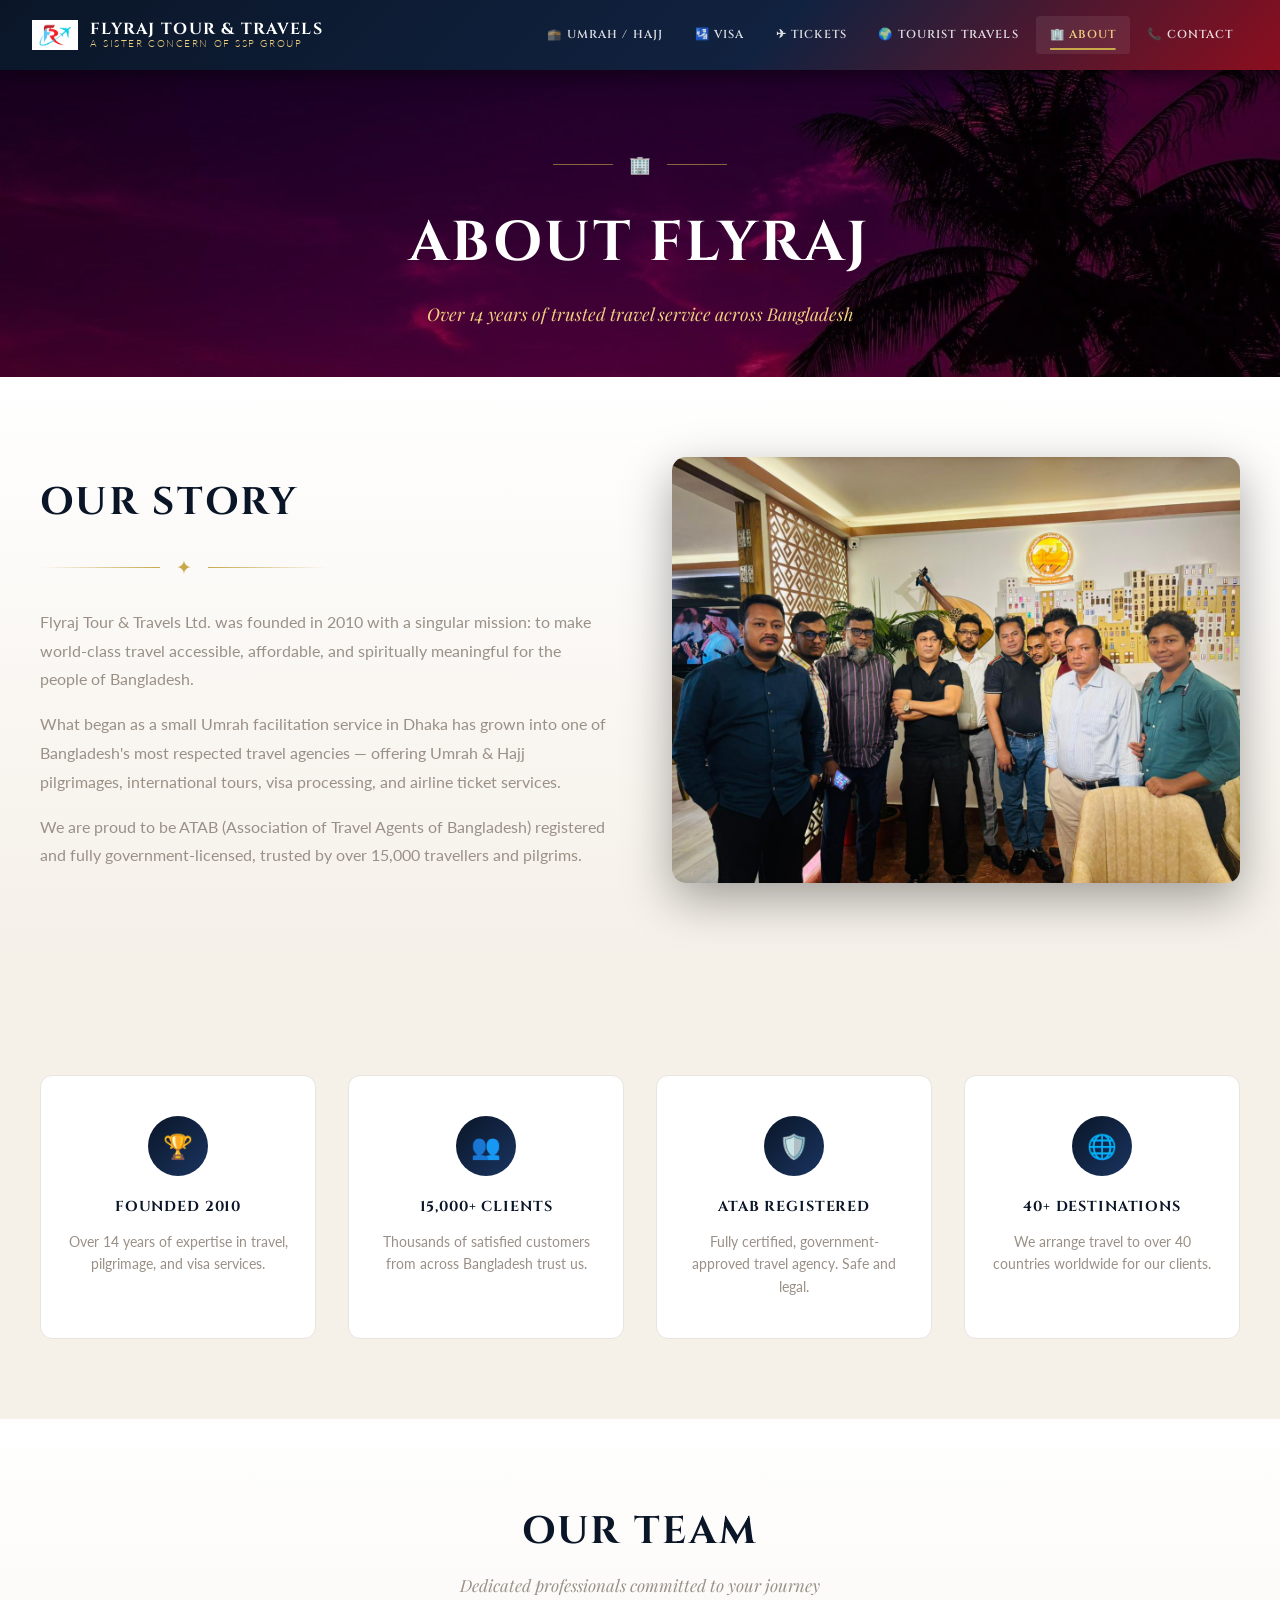
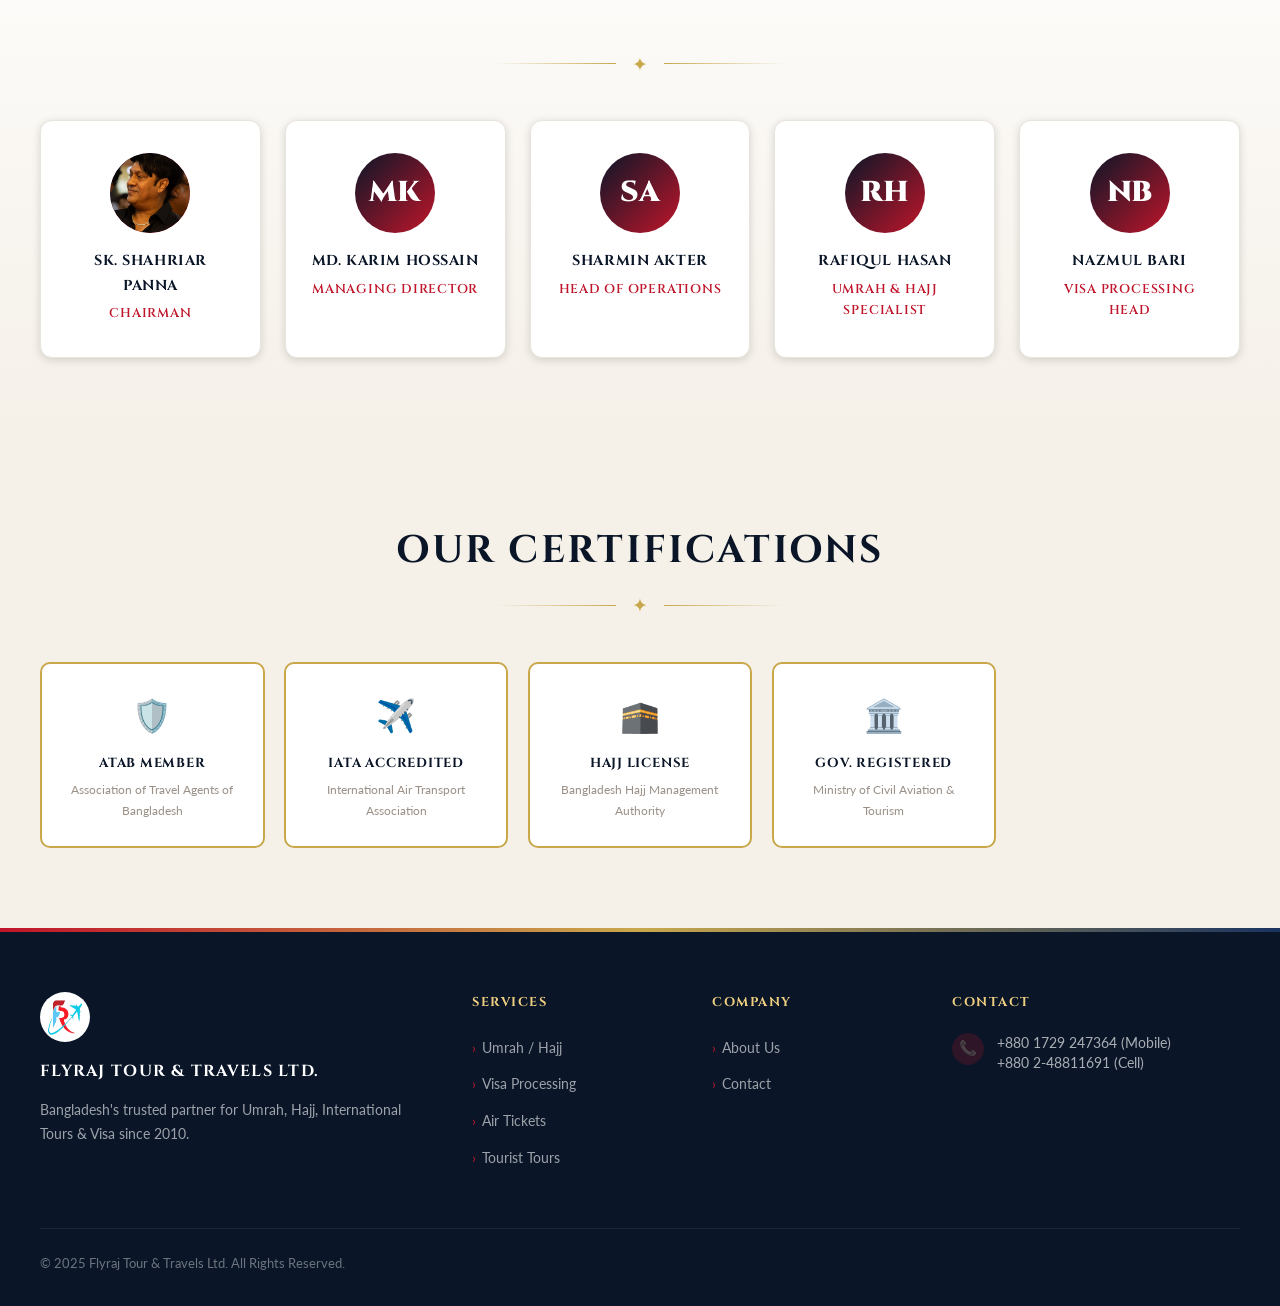
<file: flyraj/about.html>
<!DOCTYPE html>
<html lang="en">
<head>
  <meta charset="UTF-8" />
  <meta name="viewport" content="width=device-width, initial-scale=1.0" />
  <title>About Us — Flyraj Tour & Travels Ltd.</title>
  <link rel="stylesheet" href="style.css" />
  <style>
    .team-grid { display: grid; grid-template-columns: repeat(auto-fill, minmax(220px, 1fr)); gap: 1.5rem; }
    .team-card { background: var(--white); border-radius: 12px; padding: 2rem 1.5rem; text-align: center; border: 1px solid var(--gray-light); box-shadow: var(--shadow-sm); transition: var(--transition); }
    .team-card:hover { transform: translateY(-5px); box-shadow: var(--shadow-md); border-color: var(--red); }
    .team-avatar { width: 80px; height: 80px; background: linear-gradient(135deg, var(--navy), var(--red)); border-radius: 50%; display: flex; align-items: center; justify-content: center; font-family: var(--font-display); font-size: 1.8rem; font-weight: 900; color: var(--white); margin: 0 auto 1rem; overflow: hidden; }
    .team-avatar img { width: 100%; height: 100%; object-fit: cover; border-radius: 50%; }
    .team-card h3 { font-family: var(--font-display); font-size: 0.9rem; font-weight: 700; color: var(--navy); text-transform: uppercase; letter-spacing: 0.04em; margin-bottom: 0.3rem; }
    .team-card .role { font-size: 0.8rem; color: var(--red); font-weight: 600; font-family: var(--font-display); letter-spacing: 0.06em; text-transform: uppercase; }
    .cert-grid { display: grid; grid-template-columns: repeat(auto-fill, minmax(200px, 1fr)); gap: 1.2rem; }
    .cert-box { background: var(--white); border-radius: 10px; padding: 1.5rem; text-align: center; border: 2px solid var(--gold); }
    .cert-box .cert-icon { font-size: 2rem; margin-bottom: 0.6rem; display: block; }
    .cert-box h4 { font-family: var(--font-display); font-size: 0.82rem; font-weight: 700; color: var(--navy); text-transform: uppercase; letter-spacing: 0.06em; }
    .cert-box p { font-size: 0.78rem; color: var(--gray); margin-top: 0.3rem; }
    .page-header { background-image: url('Images/about.jpg'); background-size: cover; background-position: center; background-attachment: fixed; }
    .page-header::before { content: ''; position: absolute; top: 0; left: 0; right: 0; bottom: 0; background: rgba(0, 0, 0, 0.4); }
    .page-header-inner { position: relative; z-index: 1; }
  </style>
</head>
<body>
<header class="topbar">
  <a href="index.html" class="brand"><img src="Images/flyraj tours travels ltd logo.jpg.jpeg" alt="Flyraj Logo" class="brand-logo" /><div class="brand-text"><span class="brand-name">Flyraj Tour & Travels</span><span class="brand-tagline">A sister Concern of SSP Group</span></div></a>
  <nav class="nav" id="mainNav">
    <a href="umrah-hajj.html">🕋 Umrah / Hajj</a>
    <a href="visa.html">🛂 Visa</a>
    <a href="tickets.html">✈ Tickets</a>
    <a href="tourist-travels.html">🌍 Tourist Travels</a>
    <a href="about.html" class="active">🏢 About</a>
    <a href="contact.html">📞 Contact</a>
  </nav>
  <div class="hamburger" id="hamburger"><span></span><span></span><span></span></div>
</header>

<div class="page-header">
  <div class="page-header-inner">
    <div class="divider-gold">🏢</div>
    <h1>About Flyraj</h1>
    <p class="subtitle">Over 14 years of trusted travel service across Bangladesh</p>
  </div>
</div>

<section class="section section-alt">
  <div class="container">
    <div class="two-col reveal">
      <div>
        <h2 class="section-title" style="text-align:left; margin-bottom:1rem;">Our Story</h2>
        <div class="gold-rule" style="justify-content:flex-start; margin-bottom:1.5rem;"><span>✦</span></div>
        <p style="margin-bottom:1rem; color:var(--gray); line-height:1.8;">Flyraj Tour &amp; Travels Ltd. was founded in 2010 with a singular mission: to make world-class travel accessible, affordable, and spiritually meaningful for the people of Bangladesh.</p>
        <p style="margin-bottom:1rem; color:var(--gray); line-height:1.8;">What began as a small Umrah facilitation service in Dhaka has grown into one of Bangladesh's most respected travel agencies — offering Umrah &amp; Hajj pilgrimages, international tours, visa processing, and airline ticket services.</p>
        <p style="color:var(--gray); line-height:1.8;">We are proud to be ATAB (Association of Travel Agents of Bangladesh) registered and fully government-licensed, trusted by over 15,000 travellers and pilgrims.</p>
      </div>
      <div>
        <img src="Images/team.jpg.jpeg" alt="Our Story" style="border-radius:14px; box-shadow:var(--shadow-lg); width:100%;" />
      </div>
    </div>
  </div>
</section>

<section class="section">
  <div class="container">
    <div class="features-grid reveal">
      <div class="feature-box"><div class="feature-icon">🏆</div><h3>Founded 2010</h3><p>Over 14 years of expertise in travel, pilgrimage, and visa services.</p></div>
      <div class="feature-box"><div class="feature-icon">👥</div><h3>15,000+ Clients</h3><p>Thousands of satisfied customers from across Bangladesh trust us.</p></div>
      <div class="feature-box"><div class="feature-icon">🛡️</div><h3>ATAB Registered</h3><p>Fully certified, government-approved travel agency. Safe and legal.</p></div>
      <div class="feature-box"><div class="feature-icon">🌐</div><h3>40+ Destinations</h3><p>We arrange travel to over 40 countries worldwide for our clients.</p></div>
    </div>
  </div>
</section>

<section class="section section-alt" id="team">
  <div class="container">
    <h2 class="section-title reveal">Our Team</h2>
    <p class="section-subtitle reveal">Dedicated professionals committed to your journey</p>
    <div class="gold-rule reveal"><span>✦</span></div>
    <div class="team-grid">
      <div class="team-card reveal"><div class="team-avatar"><img src="Images/Chairman.jpeg" alt="Picture of Chairman"></div><h3>SK. Shahriar Panna</h3><div class="role">Chairman</div></div>
      <div class="team-card reveal"><div class="team-avatar">MK</div><h3>Md. Karim Hossain</h3><div class="role">Managing Director</div></div>
      <div class="team-card reveal"><div class="team-avatar">SA</div><h3>Sharmin Akter</h3><div class="role">Head of Operations</div></div>
      <div class="team-card reveal"><div class="team-avatar">RH</div><h3>Rafiqul Hasan</h3><div class="role">Umrah & Hajj Specialist</div></div>
      <div class="team-card reveal"><div class="team-avatar">NB</div><h3>Nazmul Bari</h3><div class="role">Visa Processing Head</div></div>
    </div>
  </div>
</section>

<section class="section">
  <div class="container">
    <h2 class="section-title reveal">Our Certifications</h2>
    <div class="gold-rule reveal"><span>✦</span></div>
    <div class="cert-grid reveal">
      <div class="cert-box"><span class="cert-icon">🛡️</span><h4>ATAB Member</h4><p>Association of Travel Agents of Bangladesh</p></div>
      <div class="cert-box"><span class="cert-icon">✈️</span><h4>IATA Accredited</h4><p>International Air Transport Association</p></div>
      <div class="cert-box"><span class="cert-icon">🕋</span><h4>Hajj License</h4><p>Bangladesh Hajj Management Authority</p></div>
      <div class="cert-box"><span class="cert-icon">🏛️</span><h4>Gov. Registered</h4><p>Ministry of Civil Aviation &amp; Tourism</p></div>
    </div>
  </div>
</section>

<footer>
  <div class="footer-grid">
    <div class="footer-brand"><img src="Images/flyraj tours travels ltd logo.jpg.jpeg" alt="Flyraj Logo" class="footer-brand-logo" /><h3>Flyraj Tour & Travels Ltd.</h3><p>Bangladesh's trusted partner for Umrah, Hajj, International Tours &amp; Visa since 2010.</p></div>
    <div class="footer-col"><h4>Services</h4><ul><li><a href="umrah-hajj.html">Umrah / Hajj</a></li><li><a href="visa.html">Visa Processing</a></li><li><a href="tickets.html">Air Tickets</a></li><li><a href="tourist-travels.html">Tourist Tours</a></li></ul></div>
    <div class="footer-col"><h4>Company</h4><ul><li><a href="about.html">About Us</a></li><li><a href="contact.html">Contact</a></li></ul></div>
    <div class="footer-col"><h4>Contact</h4><div class="footer-contact-item"><div class="footer-contact-icon">📞</div><p>+880 1729 247364 (Mobile)<br>+880 2-48811691 (Cell)</p></div></div>
  </div>
  <div class="footer-bottom"><p>© 2025 Flyraj Tour & Travels Ltd. All Rights Reserved.</p></div>
</footer>
<script src="main.js"></script>
</body>
</html>
</file>
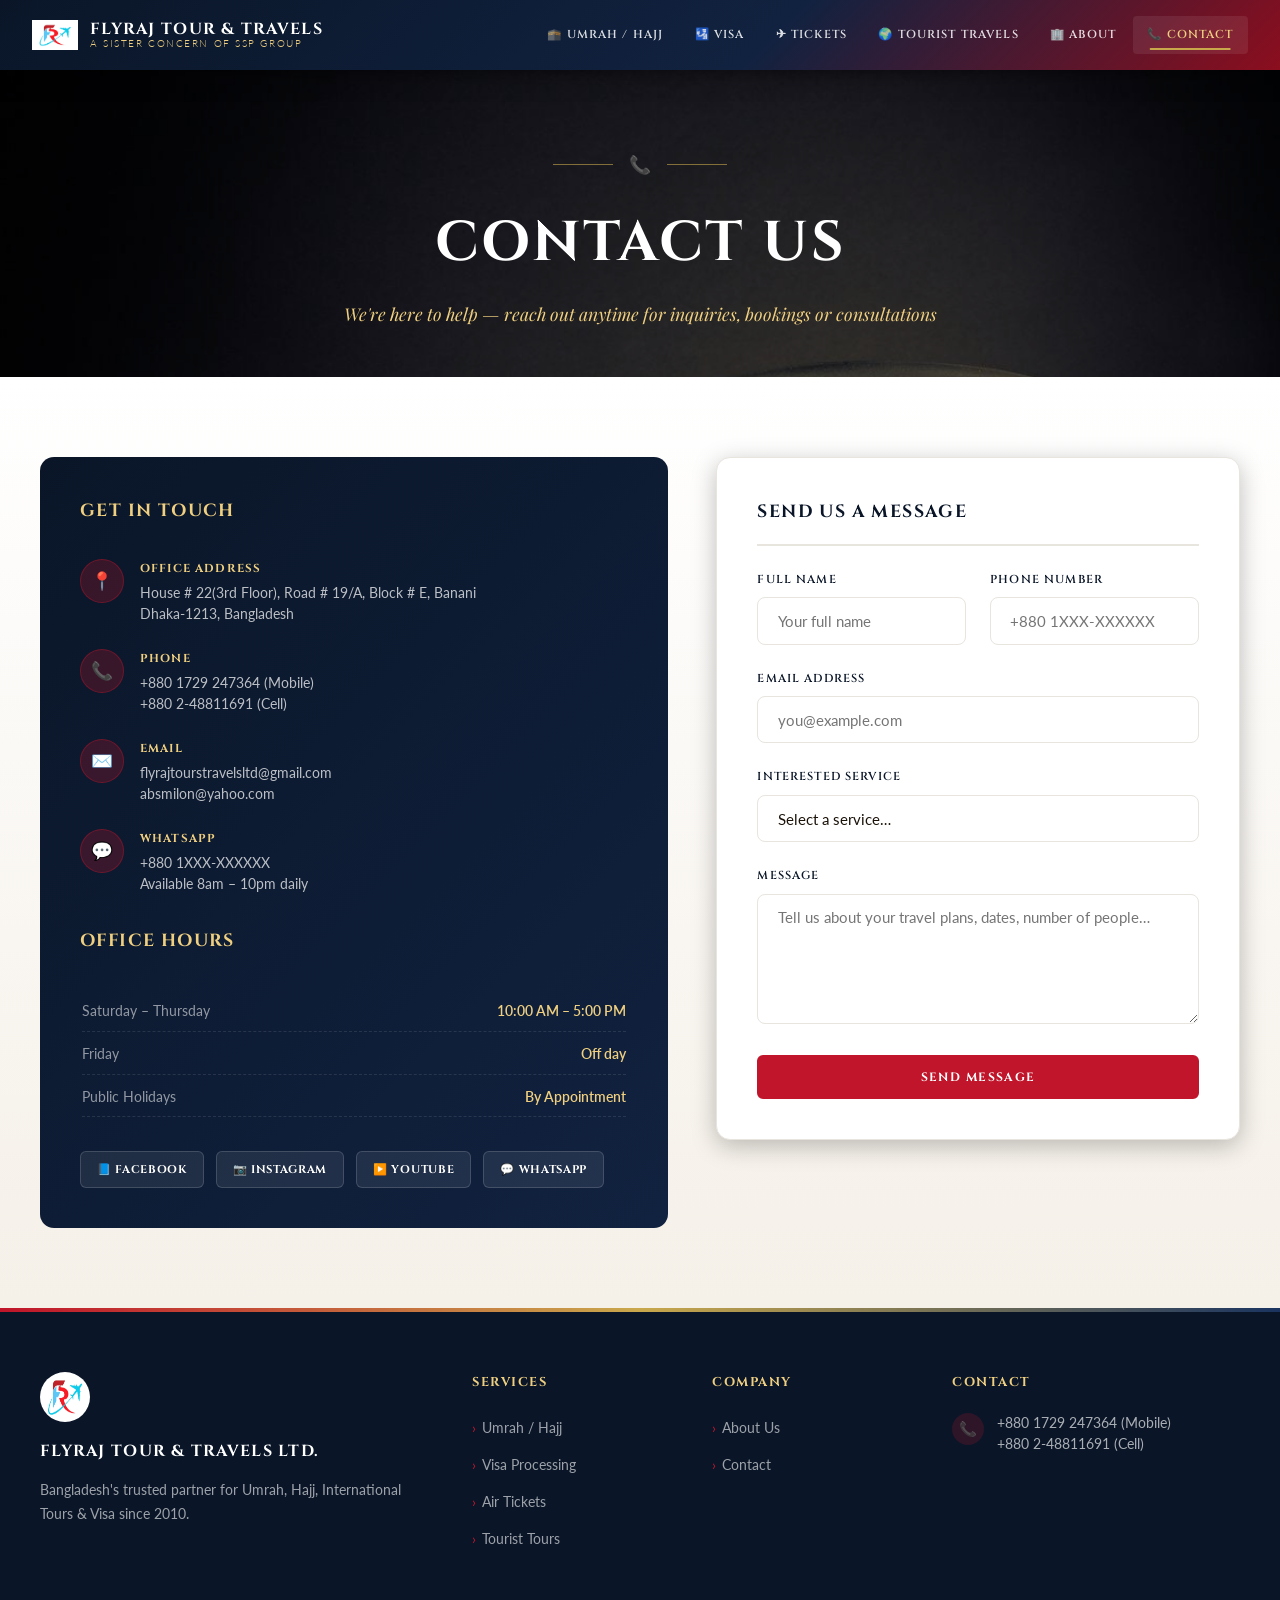
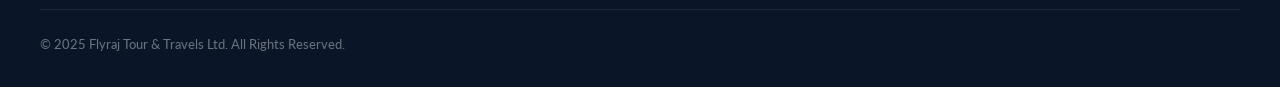
<file: flyraj/contact.html>
<!DOCTYPE html>
<html lang="en">
<head>
  <meta charset="UTF-8" />
  <meta name="viewport" content="width=device-width, initial-scale=1.0" />
  <title>Contact Us — Flyraj Tour & Travels Ltd.</title>
  <link rel="stylesheet" href="style.css" />
  <style>
    .contact-grid { display: grid; grid-template-columns: 1.2fr 1fr; gap: 3rem; align-items: start; }
    @media (max-width: 768px) { .contact-grid { grid-template-columns: 1fr; } }
    .contact-info-box { background: linear-gradient(135deg, var(--navy), var(--navy-mid)); border-radius: 14px; padding: 2.5rem; color: var(--white); }
    .contact-info-box h3 { font-family: var(--font-display); font-size: 1.1rem; font-weight: 700; color: var(--gold-light); text-transform: uppercase; letter-spacing: 0.08em; margin-bottom: 2rem; }
    .contact-item { display: flex; gap: 1rem; margin-bottom: 1.5rem; align-items: flex-start; }
    .contact-icon-box { width: 44px; height: 44px; background: rgba(192,21,42,0.25); border-radius: 50%; display: flex; align-items: center; justify-content: center; font-size: 1.1rem; flex-shrink: 0; border: 1px solid rgba(192,21,42,0.4); }
    .contact-item-text strong { display: block; font-family: var(--font-display); font-size: 0.72rem; letter-spacing: 0.1em; text-transform: uppercase; color: var(--gold-light); margin-bottom: 0.2rem; }
    .contact-item-text p { font-size: 0.9rem; color: rgba(255,255,255,0.72); line-height: 1.5; }
    .form-card { background: var(--white); border-radius: 14px; padding: 2.5rem; box-shadow: var(--shadow-md); border: 1px solid var(--gray-light); }
    .form-card h3 { font-family: var(--font-display); font-size: 1.1rem; font-weight: 700; color: var(--navy); text-transform: uppercase; letter-spacing: 0.08em; margin-bottom: 1.5rem; padding-bottom: 1rem; border-bottom: 2px solid var(--gray-light); }
    .social-links { display: flex; gap: 0.75rem; margin-top: 2rem; flex-wrap: wrap; }
    .social-btn { display: inline-flex; align-items: center; gap: 0.5rem; padding: 0.5rem 1rem; border-radius: 6px; font-family: var(--font-display); font-size: 0.7rem; font-weight: 700; letter-spacing: 0.06em; text-transform: uppercase; background: rgba(255,255,255,0.08); color: var(--white); border: 1px solid rgba(255,255,255,0.15); transition: var(--transition); }
    .social-btn:hover { background: rgba(255,255,255,0.15); transform: translateY(-2px); }
    .hours-table { width: 100%; margin-top: 1.5rem; }
    .hours-table tr td { padding: 0.5rem 0; font-size: 0.88rem; border-bottom: 1px dashed rgba(255,255,255,0.1); }
    .hours-table tr td:first-child { color: rgba(255,255,255,0.55); }
    .hours-table tr td:last-child { color: var(--gold-light); text-align: right; font-weight: 600; }
    .page-header { background-image: url('Images/contact.jpg'); background-size: cover; background-position: center; background-attachment: fixed; }
    .page-header::before { content: ''; position: absolute; top: 0; left: 0; right: 0; bottom: 0; background: rgba(0, 0, 0, 0.4); }
    .page-header-inner { position: relative; z-index: 1; }
  </style>
</head>
<body>
<header class="topbar">
  <a href="index.html" class="brand"><img src="Images/flyraj tours travels ltd logo.jpg.jpeg" alt="Flyraj Logo" class="brand-logo" /><div class="brand-text"><span class="brand-name">Flyraj Tour & Travels</span><span class="brand-tagline">A sister Concern of SSP Group</span></div></a>
  <nav class="nav" id="mainNav">
    <a href="umrah-hajj.html">🕋 Umrah / Hajj</a>
    <a href="visa.html">🛂 Visa</a>
    <a href="tickets.html">✈ Tickets</a>
    <a href="tourist-travels.html">🌍 Tourist Travels</a>
    <a href="about.html">🏢 About</a>
    <a href="contact.html" class="active">📞 Contact</a>
  </nav>
  <div class="hamburger" id="hamburger"><span></span><span></span><span></span></div>
</header>

<div class="page-header">
  <div class="page-header-inner">
    <div class="divider-gold">📞</div>
    <h1>Contact Us</h1>
    <p class="subtitle">We're here to help — reach out anytime for inquiries, bookings or consultations</p>
  </div>
</div>

<section class="section section-alt">
  <div class="container">
    <div class="contact-grid">
      <div class="contact-info-box reveal">
        <h3>Get In Touch</h3>

        <div class="contact-item">
          <div class="contact-icon-box">📍</div>
          <div class="contact-item-text">
            <strong>Office Address</strong>
            <p>House # 22(3rd Floor), Road # 19/A, Block # E, Banani<br>Dhaka-1213, Bangladesh</p>
          </div>
        </div>

        <div class="contact-item">
          <div class="contact-icon-box">📞</div>
          <div class="contact-item-text">
            <strong>Phone</strong>
            <p>+880 1729 247364 (Mobile)<br>+880 2-48811691 (Cell)</p>
          </div>
        </div>

        <div class="contact-item">
          <div class="contact-icon-box">✉️</div>
          <div class="contact-item-text">
            <strong>Email</strong>
            <p>flyrajtourstravelsltd@gmail.com<br>absmilon@yahoo.com</p>
          </div>
        </div>

        <div class="contact-item">
          <div class="contact-icon-box">💬</div>
          <div class="contact-item-text">
            <strong>WhatsApp</strong>
            <p>+880 1XXX-XXXXXX<br>Available 8am – 10pm daily</p>
          </div>
        </div>

        <h3 style="margin-top:2rem;">Office Hours</h3>
        <table class="hours-table">
          <tr><td>Saturday – Thursday</td><td>10:00 AM – 5:00 PM</td></tr>
          <tr><td>Friday</td><td>Off day</td></tr>
          <tr><td>Public Holidays</td><td>By Appointment</td></tr>
        </table>

        <div class="social-links">
          <a href="#" class="social-btn">📘 Facebook</a>
          <a href="#" class="social-btn">📷 Instagram</a>
          <a href="#" class="social-btn">▶️ YouTube</a>
          <a href="#" class="social-btn">💬 WhatsApp</a>
        </div>
      </div>

      <div class="form-card reveal">
        <h3>Send Us a Message</h3>
        <form id="contactForm">
          <div class="form-row">
            <div class="form-group">
              <label for="name">Full Name</label>
              <input type="text" id="name" name="name" placeholder="Your full name" required />
            </div>
            <div class="form-group">
              <label for="phone">Phone Number</label>
              <input type="tel" id="phone" name="phone" placeholder="+880 1XXX-XXXXXX" required />
            </div>
          </div>
          <div class="form-group">
            <label for="email">Email Address</label>
            <input type="email" id="email" name="email" placeholder="you@example.com" />
          </div>
          <div class="form-group">
            <label for="service">Interested Service</label>
            <select id="service" name="service">
              <option value="">Select a service…</option>
              <option>Umrah Package</option>
              <option>Hajj Package</option>
              <option>Visa Processing</option>
              <option>Air Ticket</option>
              <option>Tourist Tour Package</option>
              <option>Other</option>
            </select>
          </div>
          <div class="form-group">
            <label for="message">Message</label>
            <textarea id="message" name="message" placeholder="Tell us about your travel plans, dates, number of people…"></textarea>
          </div>
          <button type="submit" class="btn btn-primary" style="width:100%">Send Message</button>
        </form>
      </div>
    </div>
  </div>
</section>

<footer>
  <div class="footer-grid">
    <div class="footer-brand"><img src="Images/flyraj tours travels ltd logo.jpg.jpeg" alt="Flyraj Logo" class="footer-brand-logo" /><h3>Flyraj Tour & Travels Ltd.</h3><p>Bangladesh's trusted partner for Umrah, Hajj, International Tours &amp; Visa since 2010.</p></div>
    <div class="footer-col"><h4>Services</h4><ul><li><a href="umrah-hajj.html">Umrah / Hajj</a></li><li><a href="visa.html">Visa Processing</a></li><li><a href="tickets.html">Air Tickets</a></li><li><a href="tourist-travels.html">Tourist Tours</a></li></ul></div>
    <div class="footer-col"><h4>Company</h4><ul><li><a href="about.html">About Us</a></li><li><a href="contact.html">Contact</a></li></ul></div>
    <div class="footer-col"><h4>Contact</h4><div class="footer-contact-item"><div class="footer-contact-icon">📞</div><p>+880 1729 247364 (Mobile)<br>+880 2-48811691 (Cell)</p></div></div>
  </div>
  <div class="footer-bottom"><p>© 2025 Flyraj Tour & Travels Ltd. All Rights Reserved.</p></div>
</footer>
<script src="main.js"></script>
</body>
</html>
</file>
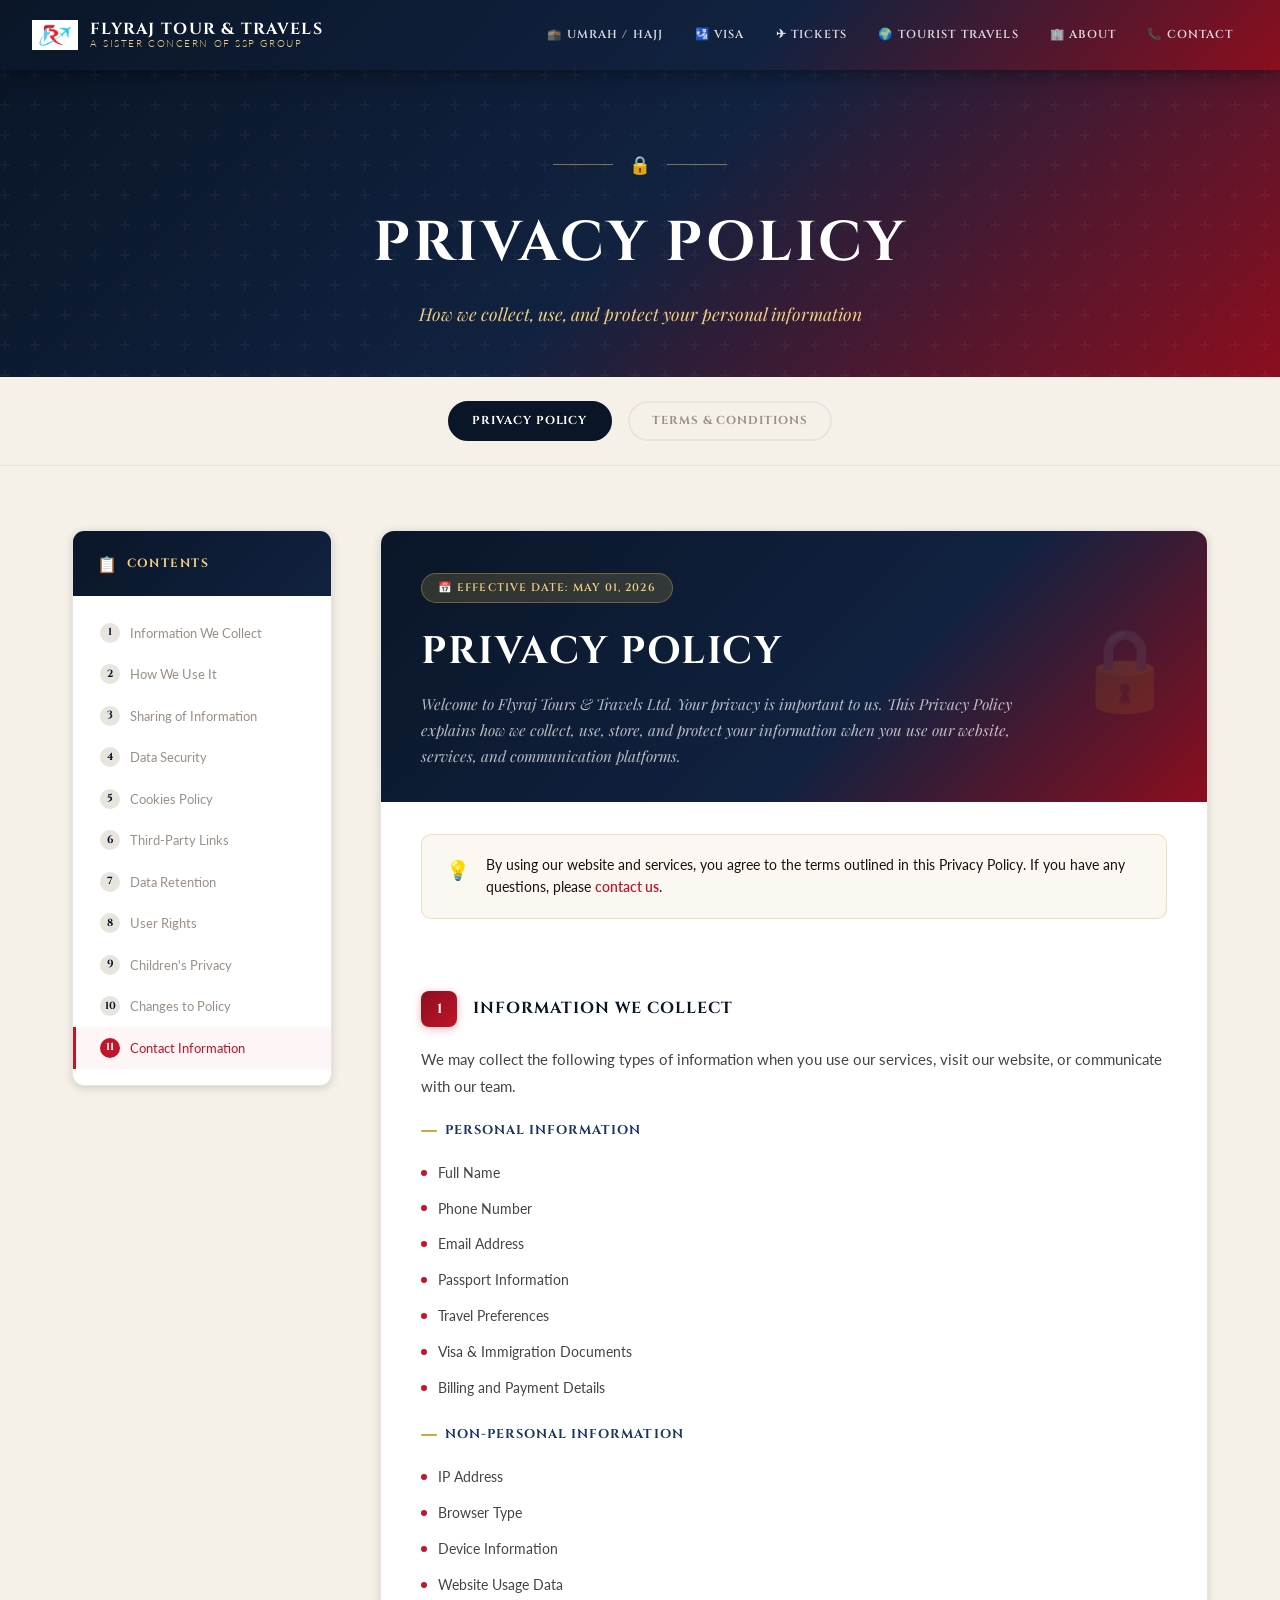
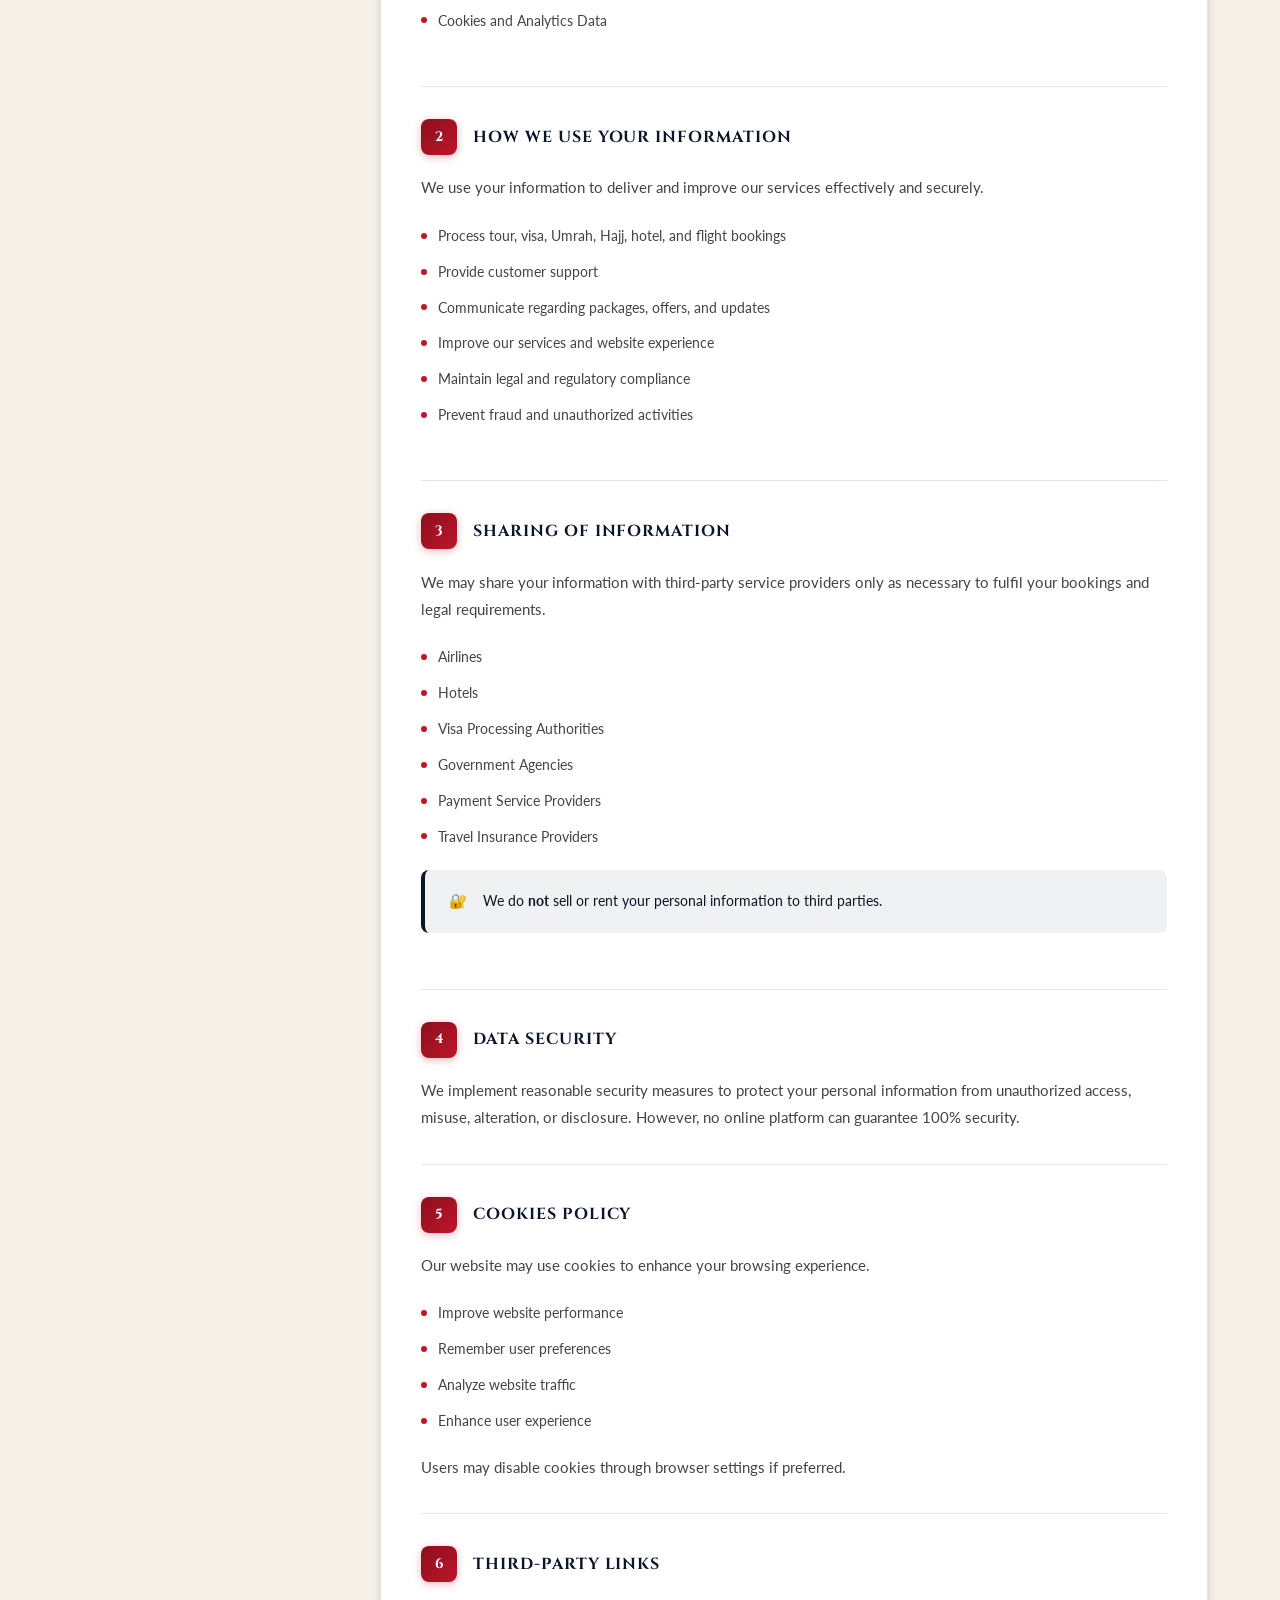
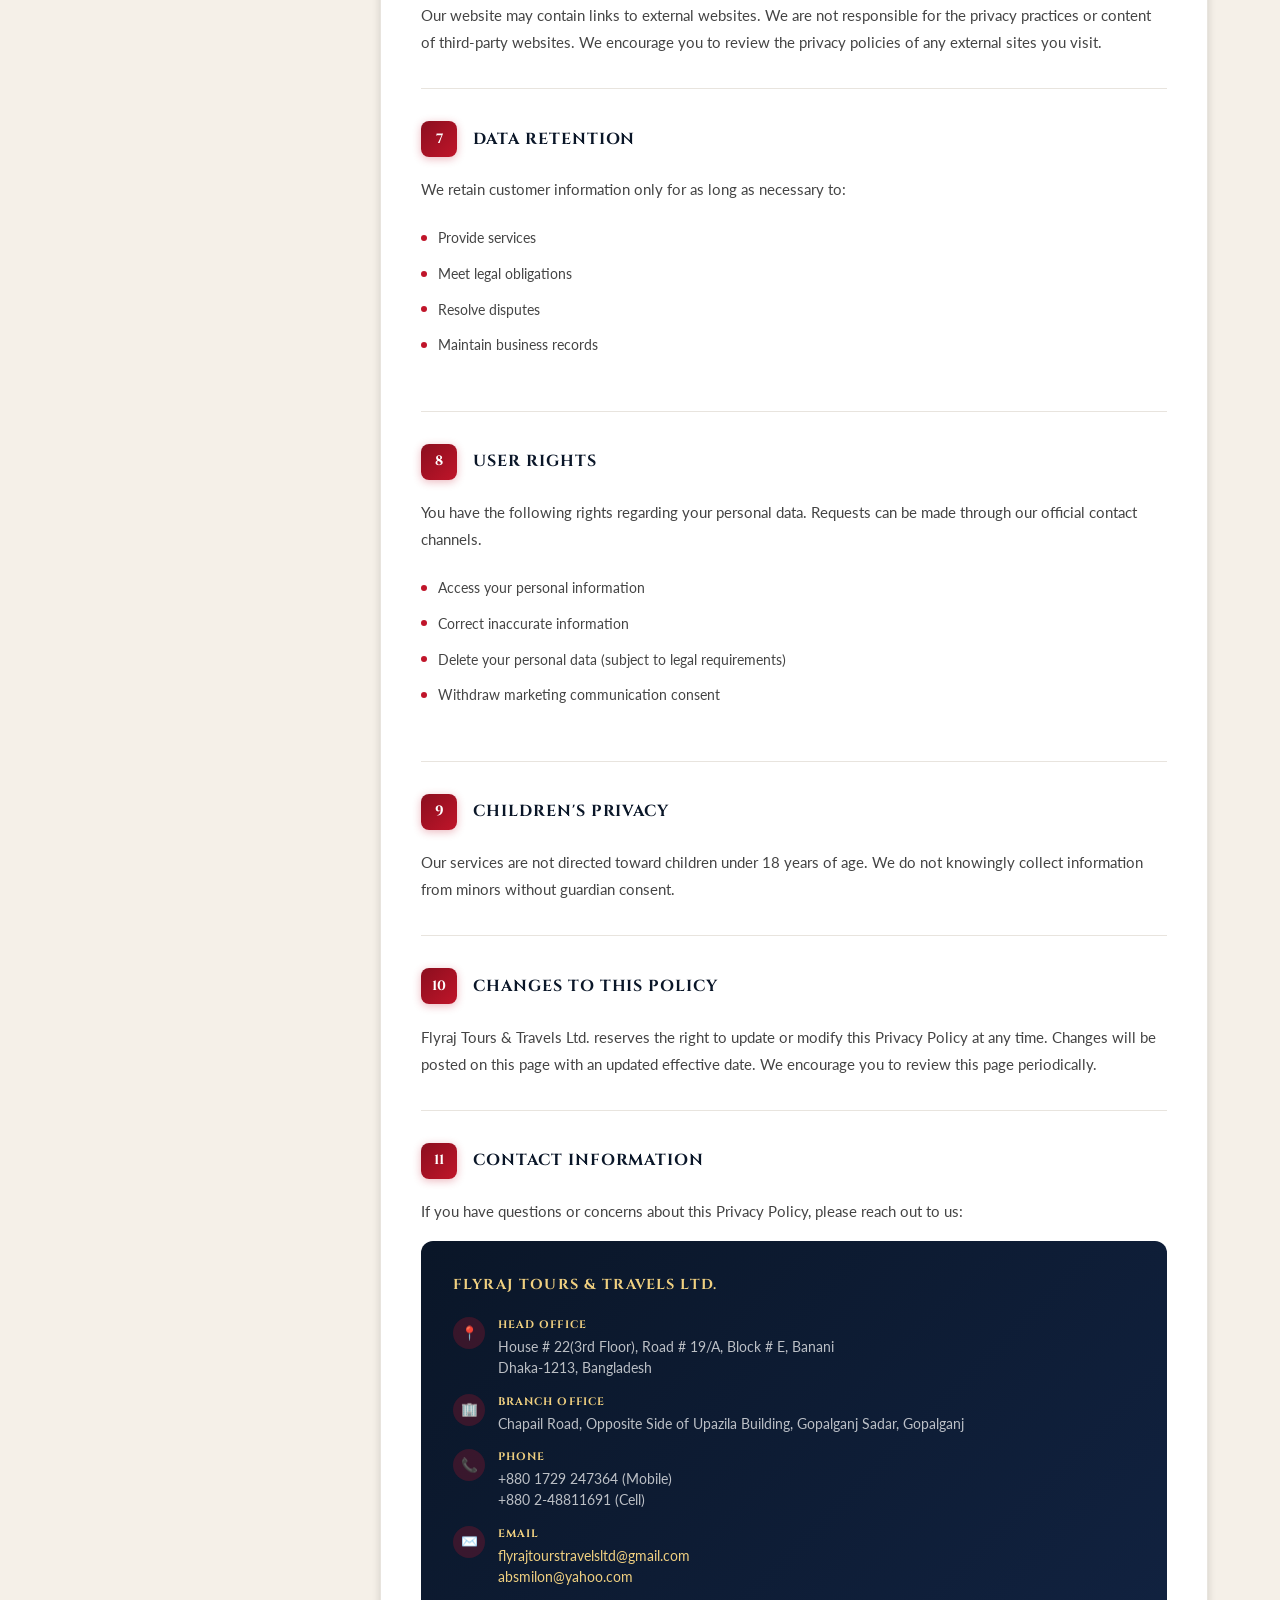
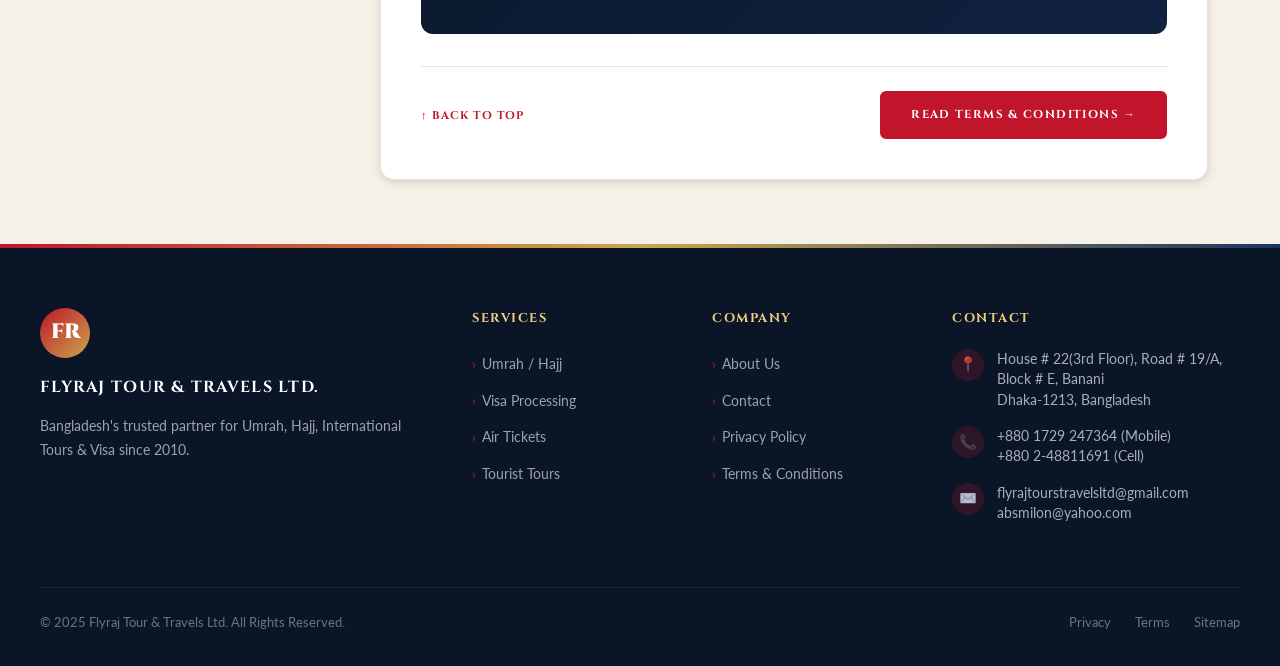
<file: flyraj/privacy-policy.html>
<!DOCTYPE html>
<html lang="en">
<head>
  <meta charset="UTF-8" />
  <meta name="viewport" content="width=device-width, initial-scale=1.0" />
  <title>Privacy Policy — Flyraj Tour & Travels Ltd.</title>
  <link rel="stylesheet" href="style.css" />
  <style>

    /* ─── Policy Layout ─── */
    .policy-wrapper {
      display: grid;
      grid-template-columns: 260px 1fr;
      gap: 3rem;
      align-items: start;
      max-width: 1200px;
      margin: 0 auto;
      padding: 4rem 2rem;
    }

    @media (max-width: 860px) {
      .policy-wrapper { grid-template-columns: 1fr; }
      .policy-sidebar { display: none; }
    }

    /* ─── Sidebar TOC ─── */
    .policy-sidebar {
      position: sticky;
      top: 90px;
      background: var(--white);
      border-radius: 12px;
      border: 1px solid var(--gray-light);
      box-shadow: var(--shadow-sm);
      overflow: hidden;
    }

    .sidebar-header {
      background: linear-gradient(135deg, var(--navy), var(--navy-mid));
      padding: 1.2rem 1.5rem;
      display: flex;
      align-items: center;
      gap: 0.6rem;
    }

    .sidebar-header h3 {
      font-family: var(--font-display);
      font-size: 0.75rem;
      font-weight: 700;
      letter-spacing: 0.12em;
      text-transform: uppercase;
      color: var(--gold-light);
    }

    .toc-list {
      padding: 1rem 0;
    }

    .toc-list a {
      display: flex;
      align-items: center;
      gap: 0.6rem;
      padding: 0.6rem 1.5rem;
      font-size: 0.82rem;
      color: var(--gray);
      font-family: var(--font-body);
      transition: all 0.2s ease;
      border-left: 3px solid transparent;
    }

    .toc-list a:hover,
    .toc-list a.active {
      color: var(--red);
      background: rgba(192, 21, 42, 0.04);
      border-left-color: var(--red);
    }

    .toc-list a .toc-num {
      display: inline-flex;
      align-items: center;
      justify-content: center;
      width: 20px;
      height: 20px;
      background: var(--gray-light);
      border-radius: 50%;
      font-size: 0.65rem;
      font-weight: 700;
      font-family: var(--font-display);
      color: var(--navy);
      flex-shrink: 0;
      transition: all 0.2s ease;
    }

    .toc-list a:hover .toc-num,
    .toc-list a.active .toc-num {
      background: var(--red);
      color: var(--white);
    }

    /* ─── Policy Content ─── */
    .policy-content {
      background: var(--white);
      border-radius: 14px;
      border: 1px solid var(--gray-light);
      box-shadow: var(--shadow-sm);
      overflow: hidden;
    }

    .policy-content-header {
      background: linear-gradient(135deg, var(--navy) 0%, var(--navy-mid) 60%, var(--red-dark) 100%);
      padding: 2.5rem 2.5rem 2rem;
      position: relative;
      overflow: hidden;
    }

    .policy-content-header::before {
      content: '🔒';
      position: absolute;
      right: 2rem;
      top: 50%;
      transform: translateY(-50%);
      font-size: 5rem;
      opacity: 0.1;
    }

    .policy-content-header .effective {
      display: inline-flex;
      align-items: center;
      gap: 0.4rem;
      background: rgba(201, 168, 76, 0.2);
      border: 1px solid rgba(201, 168, 76, 0.4);
      border-radius: 50px;
      padding: 0.3rem 1rem;
      font-family: var(--font-display);
      font-size: 0.68rem;
      font-weight: 600;
      letter-spacing: 0.1em;
      text-transform: uppercase;
      color: var(--gold-light);
      margin-bottom: 1rem;
    }

    .policy-content-header h2 {
      font-family: var(--font-display);
      font-size: clamp(1.6rem, 3vw, 2.4rem);
      font-weight: 700;
      color: var(--white);
      text-transform: uppercase;
      letter-spacing: 0.04em;
      margin-bottom: 0.5rem;
    }

    .policy-content-header p {
      font-family: var(--font-accent);
      font-style: italic;
      color: rgba(255, 255, 255, 0.7);
      font-size: 0.95rem;
      max-width: 600px;
    }

    /* ─── Policy Body ─── */
    .policy-body {
      padding: 2.5rem;
    }

    .policy-section {
      padding: 2rem 0;
      border-bottom: 1px solid var(--gray-light);
      scroll-margin-top: 100px;
    }

    .policy-section:last-child {
      border-bottom: none;
      padding-bottom: 0;
    }

    .policy-section-title {
      display: flex;
      align-items: center;
      gap: 1rem;
      margin-bottom: 1.2rem;
    }

    .policy-section-num {
      width: 36px;
      height: 36px;
      background: linear-gradient(135deg, var(--red-dark), var(--red));
      border-radius: 8px;
      display: flex;
      align-items: center;
      justify-content: center;
      font-family: var(--font-display);
      font-size: 0.85rem;
      font-weight: 700;
      color: var(--white);
      flex-shrink: 0;
      box-shadow: 0 2px 8px rgba(192, 21, 42, 0.3);
    }

    .policy-section h3 {
      font-family: var(--font-display);
      font-size: 1rem;
      font-weight: 700;
      color: var(--navy);
      text-transform: uppercase;
      letter-spacing: 0.06em;
    }

    .policy-section p {
      font-size: 0.92rem;
      color: #444;
      line-height: 1.85;
      margin-bottom: 1rem;
    }

    .policy-section p:last-child { margin-bottom: 0; }

    .policy-list {
      margin: 0.8rem 0 1rem 0;
    }

    .policy-list li {
      display: flex;
      align-items: flex-start;
      gap: 0.7rem;
      padding: 0.4rem 0;
      font-size: 0.9rem;
      color: #444;
      line-height: 1.6;
    }

    .policy-list li::before {
      content: '';
      display: block;
      width: 6px;
      height: 6px;
      background: var(--red);
      border-radius: 50%;
      margin-top: 0.55rem;
      flex-shrink: 0;
    }

    .policy-sub-title {
      font-family: var(--font-display);
      font-size: 0.8rem;
      font-weight: 700;
      letter-spacing: 0.08em;
      text-transform: uppercase;
      color: var(--navy-light);
      margin: 1.2rem 0 0.5rem;
      display: flex;
      align-items: center;
      gap: 0.5rem;
    }

    .policy-sub-title::before {
      content: '';
      display: block;
      width: 16px;
      height: 2px;
      background: var(--gold);
      border-radius: 2px;
    }

    /* ─── Contact Box ─── */
    .contact-policy-box {
      background: linear-gradient(135deg, var(--navy) 0%, var(--navy-mid) 100%);
      border-radius: 12px;
      padding: 2rem;
      margin-top: 0.5rem;
    }

    .contact-policy-box h4 {
      font-family: var(--font-display);
      font-size: 0.9rem;
      font-weight: 700;
      text-transform: uppercase;
      letter-spacing: 0.08em;
      color: var(--gold-light);
      margin-bottom: 1.2rem;
    }

    .cpb-item {
      display: flex;
      align-items: flex-start;
      gap: 0.8rem;
      margin-bottom: 0.9rem;
    }

    .cpb-icon {
      width: 32px;
      height: 32px;
      background: rgba(192, 21, 42, 0.25);
      border-radius: 50%;
      display: flex;
      align-items: center;
      justify-content: center;
      font-size: 0.85rem;
      flex-shrink: 0;
    }

    .cpb-item p {
      font-size: 0.85rem;
      color: rgba(255, 255, 255, 0.72);
      line-height: 1.55;
      margin: 0;
    }

    .cpb-item strong {
      display: block;
      font-family: var(--font-display);
      font-size: 0.68rem;
      letter-spacing: 0.1em;
      text-transform: uppercase;
      color: var(--gold-light);
      margin-bottom: 0.2rem;
      font-weight: 700;
    }

    /* ─── Notice Bar ─── */
    .policy-notice {
      display: flex;
      align-items: flex-start;
      gap: 1rem;
      background: rgba(201, 168, 76, 0.08);
      border: 1px solid rgba(201, 168, 76, 0.3);
      border-radius: 10px;
      padding: 1.2rem 1.5rem;
      margin: 0 2.5rem 0;
    }

    .policy-notice p {
      font-size: 0.88rem;
      color: var(--text-dark);
      line-height: 1.6;
      margin: 0;
    }

    .policy-notice p strong {
      color: var(--navy);
    }

    /* ─── Back to top ─── */
    .back-to-top {
      display: inline-flex;
      align-items: center;
      gap: 0.4rem;
      font-family: var(--font-display);
      font-size: 0.7rem;
      font-weight: 700;
      letter-spacing: 0.1em;
      text-transform: uppercase;
      color: var(--red);
      cursor: pointer;
      transition: color 0.2s;
      background: none;
      border: none;
      padding: 0;
    }

    .back-to-top:hover { color: var(--red-dark); }

    /* ─── Page nav pills ─── */
    .page-nav-pills {
      display: flex;
      justify-content: center;
      gap: 1rem;
      padding: 1.5rem 2rem;
      background: var(--off-white);
      border-bottom: 1px solid var(--gray-light);
      flex-wrap: wrap;
    }

    .page-nav-pill {
      padding: 0.5rem 1.4rem;
      border-radius: 50px;
      font-family: var(--font-display);
      font-size: 0.72rem;
      font-weight: 700;
      letter-spacing: 0.08em;
      text-transform: uppercase;
      border: 2px solid var(--gray-light);
      color: var(--gray);
      transition: var(--transition);
    }

    .page-nav-pill:hover {
      border-color: var(--navy);
      color: var(--navy);
    }

    .page-nav-pill.active {
      background: var(--navy);
      border-color: var(--navy);
      color: var(--white);
    }

  </style>
</head>
<body>

<!-- TOPBAR -->
<header class="topbar" id="top">
  <a href="index.html" class="brand">
    <img src="Images/flyraj tours travels ltd logo.jpg.jpeg" alt="Flyraj logo" class="brand-logo" />
    <div class="brand-text">
      <span class="brand-name">Flyraj Tour &amp; Travels</span>
      <span class="brand-tagline">A sister Concern of SSP Group</span>
    </div>
  </a>
  <nav class="nav" id="mainNav">
    <a href="umrah-hajj.html">🕋 Umrah / Hajj</a>
    <a href="visa.html">🛂 Visa</a>
    <a href="tickets.html">✈ Tickets</a>
    <a href="tourist-travels.html">🌍 Tourist Travels</a>
    <a href="about.html">🏢 About</a>
    <a href="contact.html">📞 Contact</a>
  </nav>
  <div class="hamburger" id="hamburger"><span></span><span></span><span></span></div>
</header>

<!-- PAGE HEADER -->
<div class="page-header">
  <div class="page-header-inner">
    <div class="divider-gold">🔒</div>
    <h1>Privacy Policy</h1>
    <p class="subtitle">How we collect, use, and protect your personal information</p>
  </div>
</div>

<!-- PAGE NAV PILLS -->
<div class="page-nav-pills">
  <a href="privacy-policy.html" class="page-nav-pill active">Privacy Policy</a>
  <a href="terms.html" class="page-nav-pill">Terms &amp; Conditions</a>
</div>

<!-- MAIN WRAPPER -->
<div class="policy-wrapper">

  <!-- ── Sidebar TOC ── -->
  <aside class="policy-sidebar reveal">
    <div class="sidebar-header">
      <span style="color:var(--gold-light)">📋</span>
      <h3>Contents</h3>
    </div>
    <nav class="toc-list" id="tocList">
      <a href="#s1"><span class="toc-num">1</span> Information We Collect</a>
      <a href="#s2"><span class="toc-num">2</span> How We Use It</a>
      <a href="#s3"><span class="toc-num">3</span> Sharing of Information</a>
      <a href="#s4"><span class="toc-num">4</span> Data Security</a>
      <a href="#s5"><span class="toc-num">5</span> Cookies Policy</a>
      <a href="#s6"><span class="toc-num">6</span> Third-Party Links</a>
      <a href="#s7"><span class="toc-num">7</span> Data Retention</a>
      <a href="#s8"><span class="toc-num">8</span> User Rights</a>
      <a href="#s9"><span class="toc-num">9</span> Children's Privacy</a>
      <a href="#s10"><span class="toc-num">10</span> Changes to Policy</a>
      <a href="#s11"><span class="toc-num">11</span> Contact Information</a>
    </nav>
  </aside>

  <!-- ── Main Content ── -->
  <main>

    <div class="policy-content reveal">
      <!-- Content Header -->
      <div class="policy-content-header">
        <div class="effective">📅 Effective Date: May 01, 2026</div>
        <h2>Privacy Policy</h2>
        <p>Welcome to Flyraj Tours &amp; Travels Ltd. Your privacy is important to us. This Privacy Policy explains how we collect, use, store, and protect your information when you use our website, services, and communication platforms.</p>
      </div>

      <!-- Notice -->
      <div class="policy-notice" style="margin:2rem 2.5rem 0;">
        <span style="font-size:1.2rem; flex-shrink:0;">💡</span>
        <p>By using our website and services, you agree to the terms outlined in this Privacy Policy. If you have any questions, please <a href="contact.html" style="color:var(--red); font-weight:600;">contact us</a>.</p>
      </div>

      <!-- Policy Body -->
      <div class="policy-body">

        <!-- Section 1 -->
        <div class="policy-section" id="s1">
          <div class="policy-section-title">
            <div class="policy-section-num">1</div>
            <h3>Information We Collect</h3>
          </div>
          <p>We may collect the following types of information when you use our services, visit our website, or communicate with our team.</p>

          <div class="policy-sub-title">Personal Information</div>
          <ul class="policy-list">
            <li>Full Name</li>
            <li>Phone Number</li>
            <li>Email Address</li>
            <li>Passport Information</li>
            <li>Travel Preferences</li>
            <li>Visa &amp; Immigration Documents</li>
            <li>Billing and Payment Details</li>
          </ul>

          <div class="policy-sub-title">Non-Personal Information</div>
          <ul class="policy-list">
            <li>IP Address</li>
            <li>Browser Type</li>
            <li>Device Information</li>
            <li>Website Usage Data</li>
            <li>Cookies and Analytics Data</li>
          </ul>
        </div>

        <!-- Section 2 -->
        <div class="policy-section" id="s2">
          <div class="policy-section-title">
            <div class="policy-section-num">2</div>
            <h3>How We Use Your Information</h3>
          </div>
          <p>We use your information to deliver and improve our services effectively and securely.</p>
          <ul class="policy-list">
            <li>Process tour, visa, Umrah, Hajj, hotel, and flight bookings</li>
            <li>Provide customer support</li>
            <li>Communicate regarding packages, offers, and updates</li>
            <li>Improve our services and website experience</li>
            <li>Maintain legal and regulatory compliance</li>
            <li>Prevent fraud and unauthorized activities</li>
          </ul>
        </div>

        <!-- Section 3 -->
        <div class="policy-section" id="s3">
          <div class="policy-section-title">
            <div class="policy-section-num">3</div>
            <h3>Sharing of Information</h3>
          </div>
          <p>We may share your information with third-party service providers only as necessary to fulfil your bookings and legal requirements.</p>
          <ul class="policy-list">
            <li>Airlines</li>
            <li>Hotels</li>
            <li>Visa Processing Authorities</li>
            <li>Government Agencies</li>
            <li>Payment Service Providers</li>
            <li>Travel Insurance Providers</li>
          </ul>
          <div class="alert alert-info" style="margin-top:1rem;">
            <span>🔐</span>
            <span>We do <strong>not</strong> sell or rent your personal information to third parties.</span>
          </div>
        </div>

        <!-- Section 4 -->
        <div class="policy-section" id="s4">
          <div class="policy-section-title">
            <div class="policy-section-num">4</div>
            <h3>Data Security</h3>
          </div>
          <p>We implement reasonable security measures to protect your personal information from unauthorized access, misuse, alteration, or disclosure. However, no online platform can guarantee 100% security.</p>
        </div>

        <!-- Section 5 -->
        <div class="policy-section" id="s5">
          <div class="policy-section-title">
            <div class="policy-section-num">5</div>
            <h3>Cookies Policy</h3>
          </div>
          <p>Our website may use cookies to enhance your browsing experience.</p>
          <ul class="policy-list">
            <li>Improve website performance</li>
            <li>Remember user preferences</li>
            <li>Analyze website traffic</li>
            <li>Enhance user experience</li>
          </ul>
          <p>Users may disable cookies through browser settings if preferred.</p>
        </div>

        <!-- Section 6 -->
        <div class="policy-section" id="s6">
          <div class="policy-section-title">
            <div class="policy-section-num">6</div>
            <h3>Third-Party Links</h3>
          </div>
          <p>Our website may contain links to external websites. We are not responsible for the privacy practices or content of third-party websites. We encourage you to review the privacy policies of any external sites you visit.</p>
        </div>

        <!-- Section 7 -->
        <div class="policy-section" id="s7">
          <div class="policy-section-title">
            <div class="policy-section-num">7</div>
            <h3>Data Retention</h3>
          </div>
          <p>We retain customer information only for as long as necessary to:</p>
          <ul class="policy-list">
            <li>Provide services</li>
            <li>Meet legal obligations</li>
            <li>Resolve disputes</li>
            <li>Maintain business records</li>
          </ul>
        </div>

        <!-- Section 8 -->
        <div class="policy-section" id="s8">
          <div class="policy-section-title">
            <div class="policy-section-num">8</div>
            <h3>User Rights</h3>
          </div>
          <p>You have the following rights regarding your personal data. Requests can be made through our official contact channels.</p>
          <ul class="policy-list">
            <li>Access your personal information</li>
            <li>Correct inaccurate information</li>
            <li>Delete your personal data (subject to legal requirements)</li>
            <li>Withdraw marketing communication consent</li>
          </ul>
        </div>

        <!-- Section 9 -->
        <div class="policy-section" id="s9">
          <div class="policy-section-title">
            <div class="policy-section-num">9</div>
            <h3>Children's Privacy</h3>
          </div>
          <p>Our services are not directed toward children under 18 years of age. We do not knowingly collect information from minors without guardian consent.</p>
        </div>

        <!-- Section 10 -->
        <div class="policy-section" id="s10">
          <div class="policy-section-title">
            <div class="policy-section-num">10</div>
            <h3>Changes to This Policy</h3>
          </div>
          <p>Flyraj Tours &amp; Travels Ltd. reserves the right to update or modify this Privacy Policy at any time. Changes will be posted on this page with an updated effective date. We encourage you to review this page periodically.</p>
        </div>

        <!-- Section 11 — Contact -->
        <div class="policy-section" id="s11">
          <div class="policy-section-title">
            <div class="policy-section-num">11</div>
            <h3>Contact Information</h3>
          </div>
          <p>If you have questions or concerns about this Privacy Policy, please reach out to us:</p>
          <div class="contact-policy-box">
            <h4>Flyraj Tours &amp; Travels Ltd.</h4>
            <div class="cpb-item">
              <div class="cpb-icon">📍</div>
              <p><strong>Head Office</strong>House # 22(3rd Floor), Road # 19/A, Block # E, Banani<br>Dhaka-1213, Bangladesh</p>
            </div>
            <div class="cpb-item">
              <div class="cpb-icon">🏢</div>
              <p><strong>Branch Office</strong>Chapail Road, Opposite Side of Upazila Building, Gopalganj Sadar, Gopalganj</p>
            </div>
            <div class="cpb-item">
              <div class="cpb-icon">📞</div>
              <p><strong>Phone</strong>+880 1729 247364 (Mobile)<br>+880 2-48811691 (Cell)</p>
            </div>
            <div class="cpb-item">
              <div class="cpb-icon">✉️</div>
              <p><strong>Email</strong><a href="mailto:flyrajtourstravelsltd@gmail.com" style="color:var(--gold-light);">flyrajtourstravelsltd@gmail.com<br>absmilon@yahoo.com</a></p>
            </div>
          </div>
        </div>

        <!-- Back to top -->
        <div style="padding-top:1.5rem; display:flex; justify-content:space-between; align-items:center; flex-wrap:wrap; gap:1rem;">
          <button class="back-to-top" onclick="window.scrollTo({top:0,behavior:'smooth'})">↑ Back to Top</button>
          <a href="terms.html" class="btn btn-primary" style="font-size:0.72rem;">Read Terms &amp; Conditions →</a>
        </div>

      </div><!-- /.policy-body -->
    </div><!-- /.policy-content -->

  </main>
</div><!-- /.policy-wrapper -->


<!-- FOOTER -->
<footer>
  <div class="footer-grid">
    <div class="footer-brand">
      <div class="footer-brand-logo">FR</div>
      <h3>Flyraj Tour &amp; Travels Ltd.</h3>
      <p>Bangladesh's trusted partner for Umrah, Hajj, International Tours &amp; Visa since 2010.</p>
    </div>
    <div class="footer-col">
      <h4>Services</h4>
      <ul>
        <li><a href="umrah-hajj.html">Umrah / Hajj</a></li>
        <li><a href="visa.html">Visa Processing</a></li>
        <li><a href="tickets.html">Air Tickets</a></li>
        <li><a href="tourist-travels.html">Tourist Tours</a></li>
      </ul>
    </div>
    <div class="footer-col">
      <h4>Company</h4>
      <ul>
        <li><a href="about.html">About Us</a></li>
        <li><a href="contact.html">Contact</a></li>
        <li><a href="privacy-policy.html">Privacy Policy</a></li>
        <li><a href="terms.html">Terms &amp; Conditions</a></li>
      </ul>
    </div>
    <div class="footer-col">
      <h4>Contact</h4>
      <div class="footer-contact-item">
        <div class="footer-contact-icon">📍</div>
        <p>House # 22(3rd Floor), Road # 19/A, Block # E, Banani<br>Dhaka-1213, Bangladesh</p>
      </div>
      <div class="footer-contact-item">
        <div class="footer-contact-icon">📞</div>
        <p>+880 1729 247364 (Mobile)<br>+880 2-48811691 (Cell)</p>
      </div>
      <div class="footer-contact-item">
        <div class="footer-contact-icon">✉️</div>
        <p>flyrajtourstravelsltd@gmail.com<br>absmilon@yahoo.com</p>
      </div>
    </div>
  </div>
  <div class="footer-bottom">
    <p>© 2025 Flyraj Tour &amp; Travels Ltd. All Rights Reserved.</p>
    <div class="footer-bottom-links">
      <a href="privacy-policy.html">Privacy</a>
      <a href="terms.html">Terms</a>
      <a href="#">Sitemap</a>
    </div>
  </div>
</footer>

<script src="main.js"></script>
<script>
  /* Active TOC highlight on scroll */
  const sections = document.querySelectorAll('.policy-section[id]');
  const tocLinks  = document.querySelectorAll('.toc-list a');

  const tocObserver = new IntersectionObserver(entries => {
    entries.forEach(entry => {
      if (entry.isIntersecting) {
        tocLinks.forEach(l => l.classList.remove('active'));
        const active = document.querySelector(`.toc-list a[href="#${entry.target.id}"]`);
        if (active) active.classList.add('active');
      }
    });
  }, { rootMargin: '-20% 0px -70% 0px' });

  sections.forEach(s => tocObserver.observe(s));
</script>
</body>
</html>
</file>
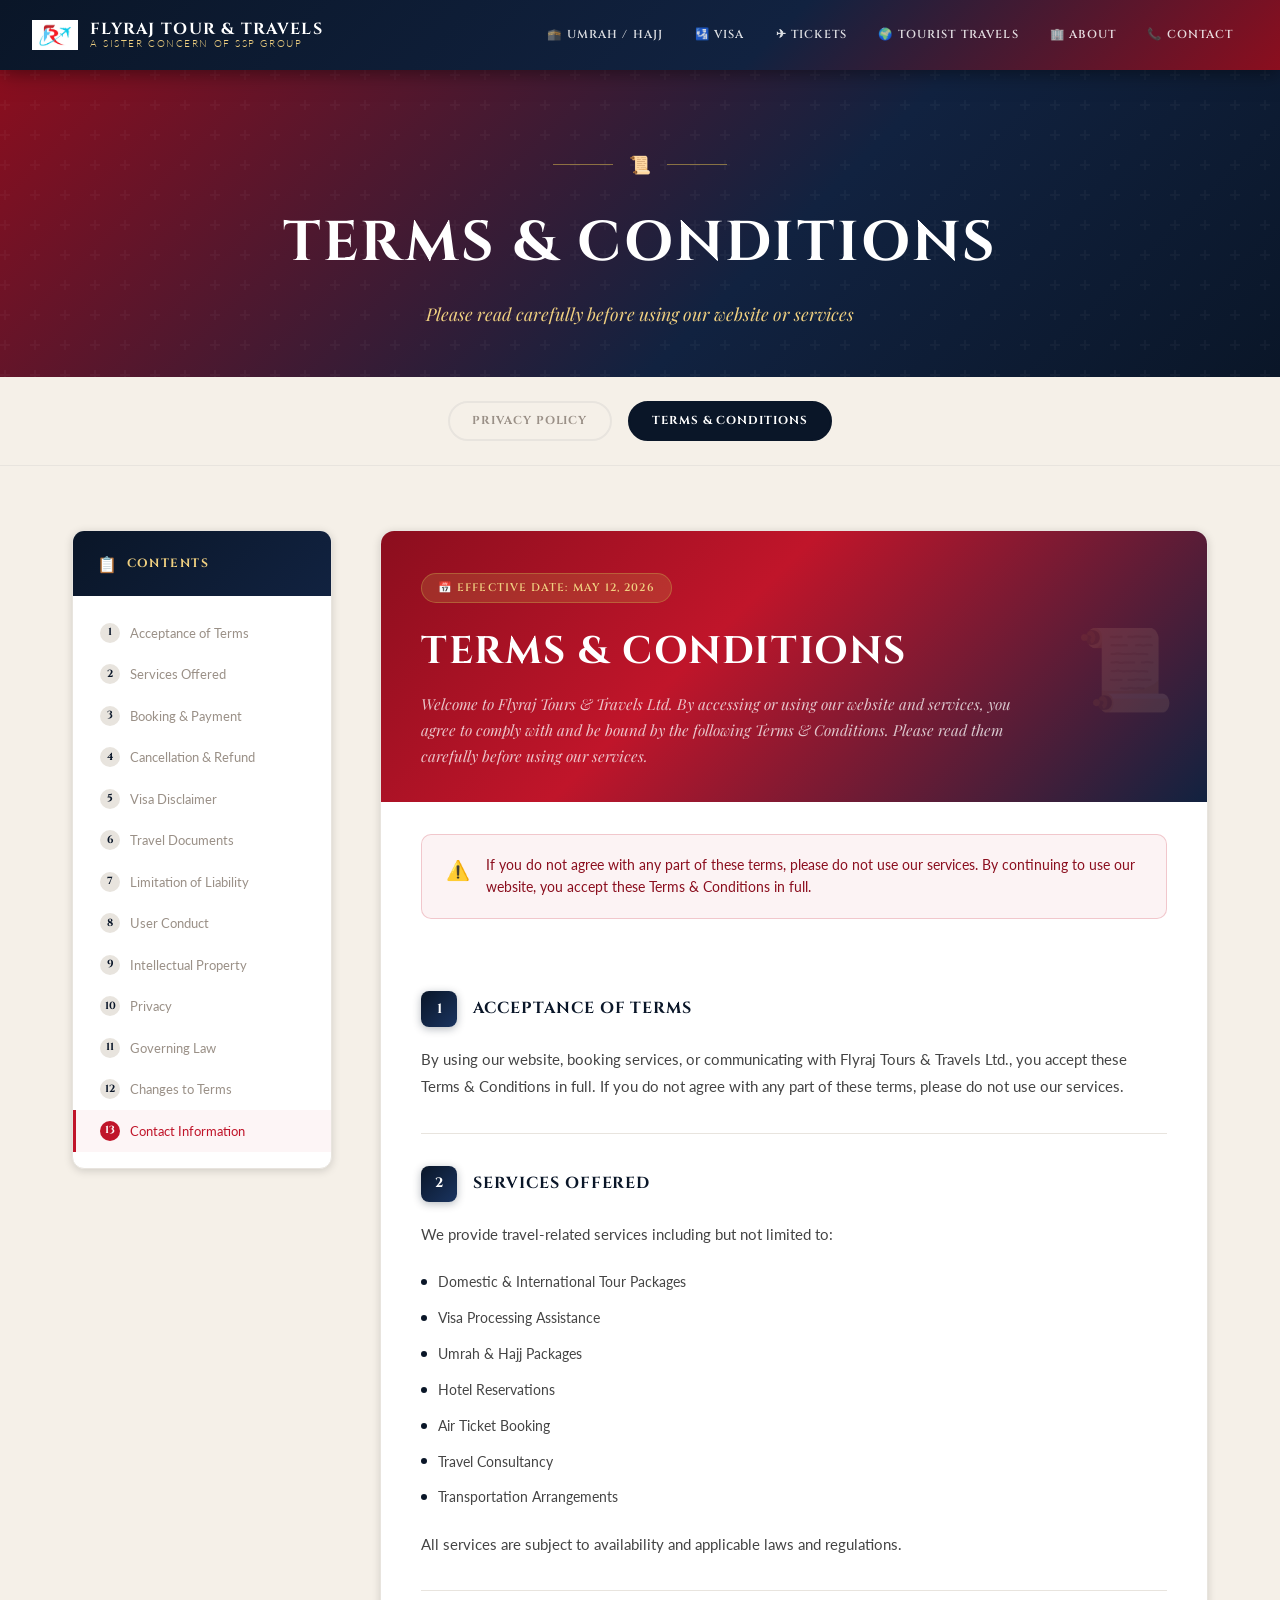
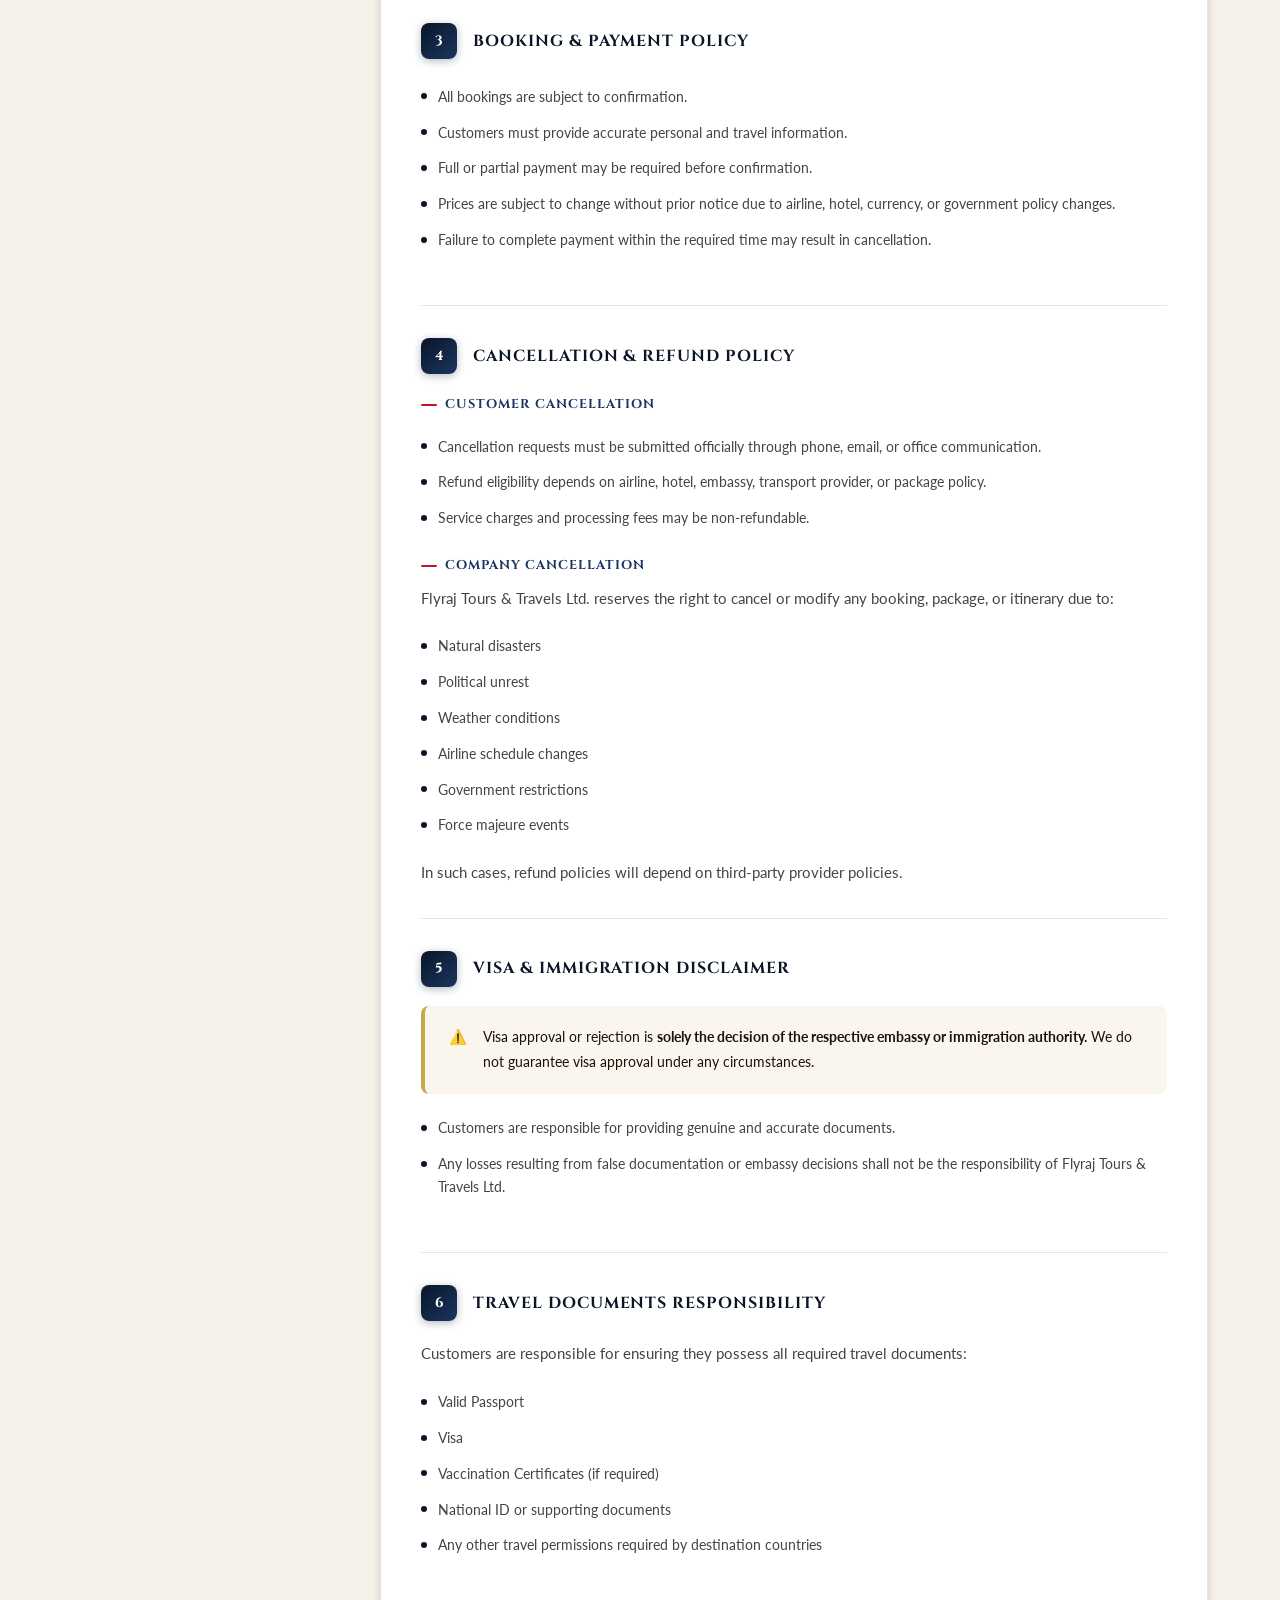
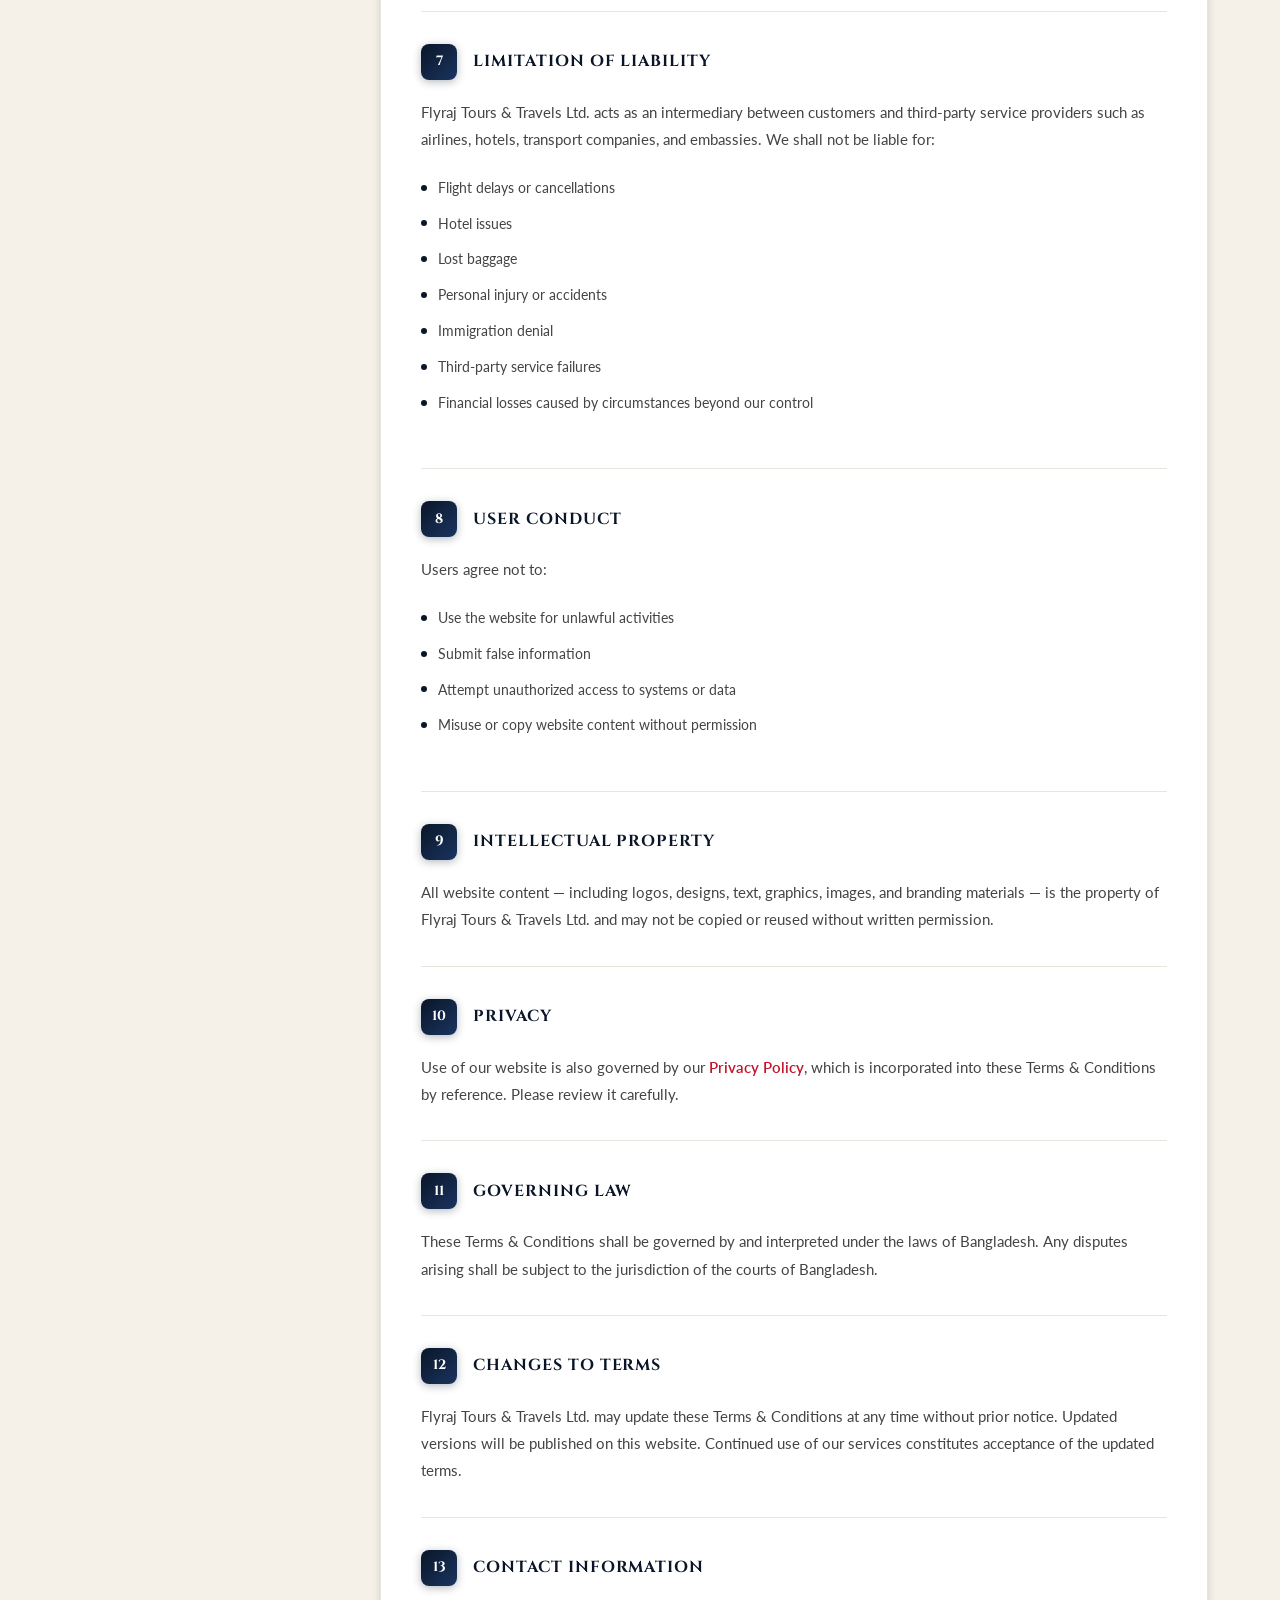
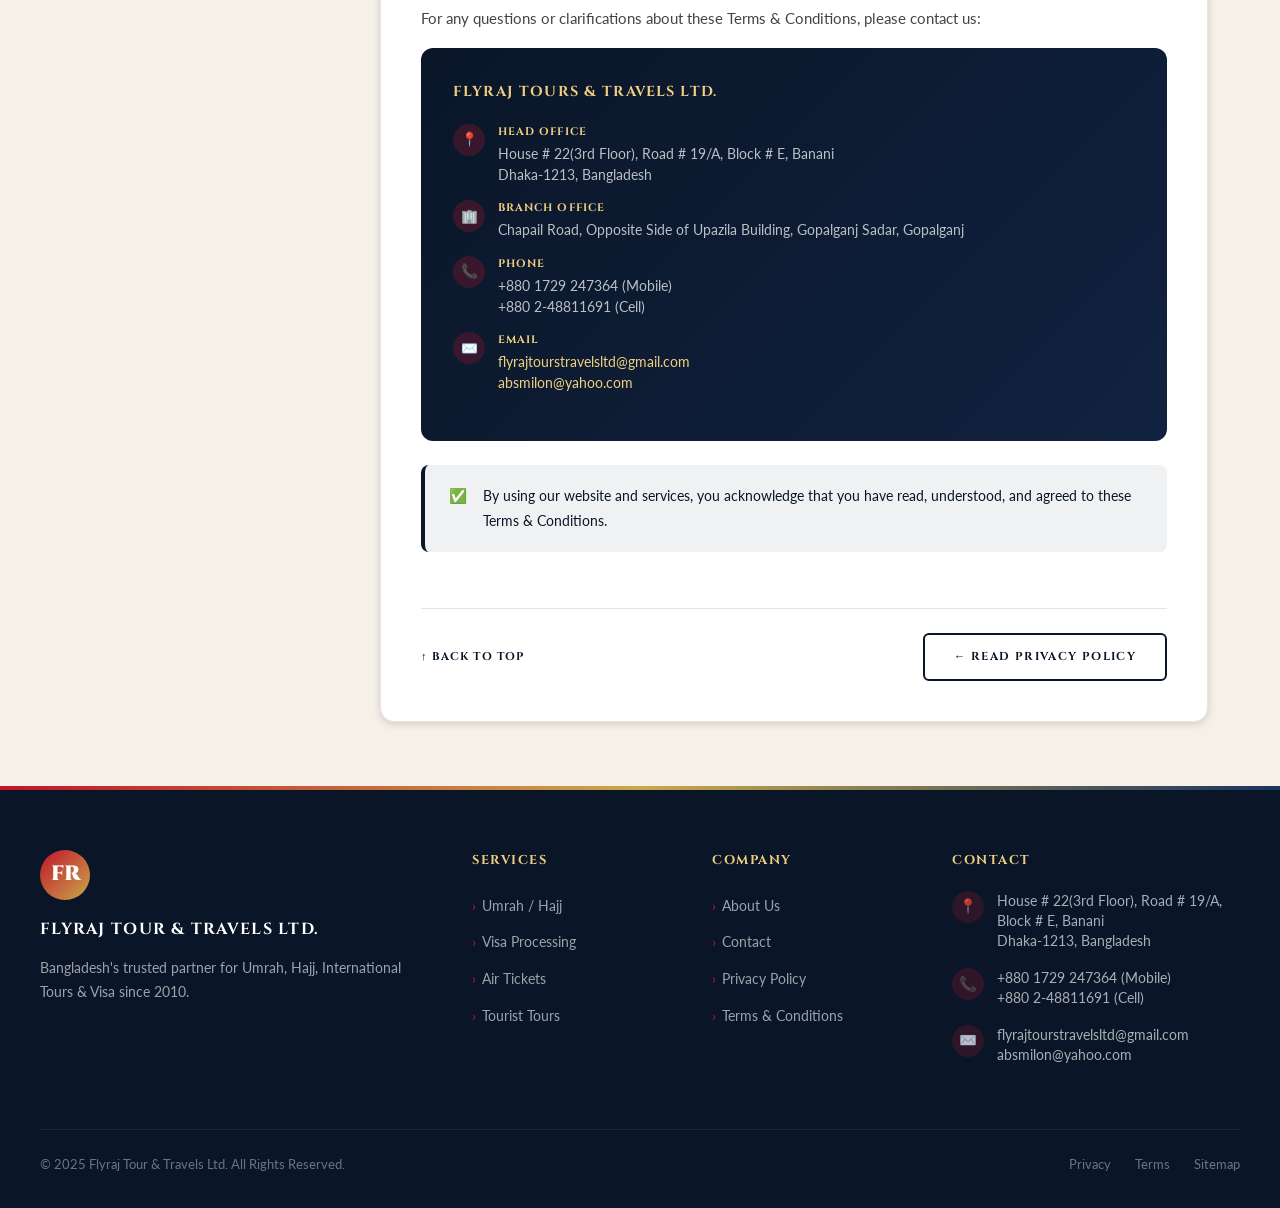
<file: flyraj/terms.html>
<!DOCTYPE html>
<html lang="en">
<head>
  <meta charset="UTF-8" />
  <meta name="viewport" content="width=device-width, initial-scale=1.0" />
  <title>Terms & Conditions — Flyraj Tour & Travels Ltd.</title>
  <link rel="stylesheet" href="style.css" />
  <style>

    /* ─── Policy Layout ─── */
    .policy-wrapper {
      display: grid;
      grid-template-columns: 260px 1fr;
      gap: 3rem;
      align-items: start;
      max-width: 1200px;
      margin: 0 auto;
      padding: 4rem 2rem;
    }

    @media (max-width: 860px) {
      .policy-wrapper { grid-template-columns: 1fr; }
      .policy-sidebar  { display: none; }
    }

    /* ─── Sidebar TOC ─── */
    .policy-sidebar {
      position: sticky;
      top: 90px;
      background: var(--white);
      border-radius: 12px;
      border: 1px solid var(--gray-light);
      box-shadow: var(--shadow-sm);
      overflow: hidden;
    }

    .sidebar-header {
      background: linear-gradient(135deg, var(--navy), var(--navy-mid));
      padding: 1.2rem 1.5rem;
      display: flex;
      align-items: center;
      gap: 0.6rem;
    }

    .sidebar-header h3 {
      font-family: var(--font-display);
      font-size: 0.75rem;
      font-weight: 700;
      letter-spacing: 0.12em;
      text-transform: uppercase;
      color: var(--gold-light);
    }

    .toc-list { padding: 1rem 0; }

    .toc-list a {
      display: flex;
      align-items: center;
      gap: 0.6rem;
      padding: 0.6rem 1.5rem;
      font-size: 0.82rem;
      color: var(--gray);
      transition: all 0.2s ease;
      border-left: 3px solid transparent;
    }

    .toc-list a:hover,
    .toc-list a.active {
      color: var(--red);
      background: rgba(192,21,42,0.04);
      border-left-color: var(--red);
    }

    .toc-list a .toc-num {
      display: inline-flex;
      align-items: center;
      justify-content: center;
      width: 20px;
      height: 20px;
      background: var(--gray-light);
      border-radius: 50%;
      font-size: 0.65rem;
      font-weight: 700;
      font-family: var(--font-display);
      color: var(--navy);
      flex-shrink: 0;
      transition: all 0.2s ease;
    }

    .toc-list a:hover .toc-num,
    .toc-list a.active .toc-num {
      background: var(--red);
      color: var(--white);
    }

    /* ─── Policy Content ─── */
    .policy-content {
      background: var(--white);
      border-radius: 14px;
      border: 1px solid var(--gray-light);
      box-shadow: var(--shadow-sm);
      overflow: hidden;
    }

    .policy-content-header {
      background: linear-gradient(135deg, var(--red-dark) 0%, var(--red) 40%, var(--navy-mid) 100%);
      padding: 2.5rem 2.5rem 2rem;
      position: relative;
      overflow: hidden;
    }

    .policy-content-header::before {
      content: '📜';
      position: absolute;
      right: 2rem;
      top: 50%;
      transform: translateY(-50%);
      font-size: 5rem;
      opacity: 0.1;
    }

    .policy-content-header .effective {
      display: inline-flex;
      align-items: center;
      gap: 0.4rem;
      background: rgba(201,168,76,0.2);
      border: 1px solid rgba(201,168,76,0.4);
      border-radius: 50px;
      padding: 0.3rem 1rem;
      font-family: var(--font-display);
      font-size: 0.68rem;
      font-weight: 600;
      letter-spacing: 0.1em;
      text-transform: uppercase;
      color: var(--gold-light);
      margin-bottom: 1rem;
    }

    .policy-content-header h2 {
      font-family: var(--font-display);
      font-size: clamp(1.6rem, 3vw, 2.4rem);
      font-weight: 700;
      color: var(--white);
      text-transform: uppercase;
      letter-spacing: 0.04em;
      margin-bottom: 0.5rem;
    }

    .policy-content-header p {
      font-family: var(--font-accent);
      font-style: italic;
      color: rgba(255,255,255,0.75);
      font-size: 0.95rem;
      max-width: 600px;
    }

    /* ─── Policy Body ─── */
    .policy-body { padding: 2.5rem; }

    .policy-section {
      padding: 2rem 0;
      border-bottom: 1px solid var(--gray-light);
      scroll-margin-top: 100px;
    }

    .policy-section:last-child { border-bottom: none; padding-bottom: 0; }

    .policy-section-title {
      display: flex;
      align-items: center;
      gap: 1rem;
      margin-bottom: 1.2rem;
    }

    .policy-section-num {
      width: 36px;
      height: 36px;
      background: linear-gradient(135deg, var(--navy), var(--navy-light));
      border-radius: 8px;
      display: flex;
      align-items: center;
      justify-content: center;
      font-family: var(--font-display);
      font-size: 0.85rem;
      font-weight: 700;
      color: var(--white);
      flex-shrink: 0;
      box-shadow: 0 2px 8px rgba(10,22,40,0.3);
    }

    .policy-section h3 {
      font-family: var(--font-display);
      font-size: 1rem;
      font-weight: 700;
      color: var(--navy);
      text-transform: uppercase;
      letter-spacing: 0.06em;
    }

    .policy-section p {
      font-size: 0.92rem;
      color: #444;
      line-height: 1.85;
      margin-bottom: 1rem;
    }

    .policy-section p:last-child { margin-bottom: 0; }

    .policy-list { margin: 0.8rem 0 1rem; }

    .policy-list li {
      display: flex;
      align-items: flex-start;
      gap: 0.7rem;
      padding: 0.4rem 0;
      font-size: 0.9rem;
      color: #444;
      line-height: 1.6;
    }

    .policy-list li::before {
      content: '';
      display: block;
      width: 6px;
      height: 6px;
      background: var(--navy);
      border-radius: 50%;
      margin-top: 0.55rem;
      flex-shrink: 0;
    }

    .policy-sub-title {
      font-family: var(--font-display);
      font-size: 0.8rem;
      font-weight: 700;
      letter-spacing: 0.08em;
      text-transform: uppercase;
      color: var(--navy-light);
      margin: 1.2rem 0 0.5rem;
      display: flex;
      align-items: center;
      gap: 0.5rem;
    }

    .policy-sub-title::before {
      content: '';
      display: block;
      width: 16px;
      height: 2px;
      background: var(--red);
      border-radius: 2px;
    }

    /* ─── Contact Box ─── */
    .contact-policy-box {
      background: linear-gradient(135deg, var(--navy) 0%, var(--navy-mid) 100%);
      border-radius: 12px;
      padding: 2rem;
      margin-top: 0.5rem;
    }

    .contact-policy-box h4 {
      font-family: var(--font-display);
      font-size: 0.9rem;
      font-weight: 700;
      text-transform: uppercase;
      letter-spacing: 0.08em;
      color: var(--gold-light);
      margin-bottom: 1.2rem;
    }

    .cpb-item {
      display: flex;
      align-items: flex-start;
      gap: 0.8rem;
      margin-bottom: 0.9rem;
    }

    .cpb-icon {
      width: 32px;
      height: 32px;
      background: rgba(192,21,42,0.25);
      border-radius: 50%;
      display: flex;
      align-items: center;
      justify-content: center;
      font-size: 0.85rem;
      flex-shrink: 0;
    }

    .cpb-item p {
      font-size: 0.85rem;
      color: rgba(255,255,255,0.72);
      line-height: 1.55;
      margin: 0;
    }

    .cpb-item strong {
      display: block;
      font-family: var(--font-display);
      font-size: 0.68rem;
      letter-spacing: 0.1em;
      text-transform: uppercase;
      color: var(--gold-light);
      margin-bottom: 0.2rem;
      font-weight: 700;
    }

    /* ─── Warning box ─── */
    .terms-warning {
      display: flex;
      align-items: flex-start;
      gap: 1rem;
      background: rgba(192,21,42,0.05);
      border: 1px solid rgba(192,21,42,0.2);
      border-radius: 10px;
      padding: 1.2rem 1.5rem;
      margin-top: 1rem;
    }

    .terms-warning p {
      font-size: 0.88rem;
      color: var(--red-dark);
      line-height: 1.6;
      margin: 0 !important;
    }

    /* ─── Page nav pills ─── */
    .page-nav-pills {
      display: flex;
      justify-content: center;
      gap: 1rem;
      padding: 1.5rem 2rem;
      background: var(--off-white);
      border-bottom: 1px solid var(--gray-light);
      flex-wrap: wrap;
    }

    .page-nav-pill {
      padding: 0.5rem 1.4rem;
      border-radius: 50px;
      font-family: var(--font-display);
      font-size: 0.72rem;
      font-weight: 700;
      letter-spacing: 0.08em;
      text-transform: uppercase;
      border: 2px solid var(--gray-light);
      color: var(--gray);
      transition: var(--transition);
    }

    .page-nav-pill:hover { border-color: var(--navy); color: var(--navy); }
    .page-nav-pill.active { background: var(--navy); border-color: var(--navy); color: var(--white); }

    .back-to-top {
      display: inline-flex;
      align-items: center;
      gap: 0.4rem;
      font-family: var(--font-display);
      font-size: 0.7rem;
      font-weight: 700;
      letter-spacing: 0.1em;
      text-transform: uppercase;
      color: var(--navy);
      cursor: pointer;
      transition: color 0.2s;
      background: none;
      border: none;
      padding: 0;
    }

    .back-to-top:hover { color: var(--red); }

  </style>
</head>
<body>

<!-- TOPBAR -->
<header class="topbar" id="top">
  <a href="index.html" class="brand">
    <img src="Images/flyraj tours travels ltd logo.jpg.jpeg" alt="Flyraj logo" class="brand-logo" />
    <div class="brand-text">
      <span class="brand-name">Flyraj Tour &amp; Travels</span>
      <span class="brand-tagline">A sister Concern of SSP Group</span>
    </div>
  </a>
  <nav class="nav" id="mainNav">
    <a href="umrah-hajj.html">🕋 Umrah / Hajj</a>
    <a href="visa.html">🛂 Visa</a>
    <a href="tickets.html">✈ Tickets</a>
    <a href="tourist-travels.html">🌍 Tourist Travels</a>
    <a href="about.html">🏢 About</a>
    <a href="contact.html">📞 Contact</a>
  </nav>
  <div class="hamburger" id="hamburger"><span></span><span></span><span></span></div>
</header>

<!-- PAGE HEADER -->
<div class="page-header" style="background: linear-gradient(135deg, var(--red-dark) 0%, var(--navy-mid) 60%, var(--navy) 100%);">
  <div class="page-header-inner">
    <div class="divider-gold">📜</div>
    <h1>Terms &amp; Conditions</h1>
    <p class="subtitle">Please read carefully before using our website or services</p>
  </div>
</div>

<!-- PAGE NAV PILLS -->
<div class="page-nav-pills">
  <a href="privacy-policy.html" class="page-nav-pill">Privacy Policy</a>
  <a href="terms.html" class="page-nav-pill active">Terms &amp; Conditions</a>
</div>

<!-- MAIN WRAPPER -->
<div class="policy-wrapper">

  <!-- ── Sidebar TOC ── -->
  <aside class="policy-sidebar reveal">
    <div class="sidebar-header">
      <span style="color:var(--gold-light)">📋</span>
      <h3>Contents</h3>
    </div>
    <nav class="toc-list" id="tocList">
      <a href="#t1"><span class="toc-num">1</span>  Acceptance of Terms</a>
      <a href="#t2"><span class="toc-num">2</span>  Services Offered</a>
      <a href="#t3"><span class="toc-num">3</span>  Booking &amp; Payment</a>
      <a href="#t4"><span class="toc-num">4</span>  Cancellation &amp; Refund</a>
      <a href="#t5"><span class="toc-num">5</span>  Visa Disclaimer</a>
      <a href="#t6"><span class="toc-num">6</span>  Travel Documents</a>
      <a href="#t7"><span class="toc-num">7</span>  Limitation of Liability</a>
      <a href="#t8"><span class="toc-num">8</span>  User Conduct</a>
      <a href="#t9"><span class="toc-num">9</span>  Intellectual Property</a>
      <a href="#t10"><span class="toc-num">10</span> Privacy</a>
      <a href="#t11"><span class="toc-num">11</span> Governing Law</a>
      <a href="#t12"><span class="toc-num">12</span> Changes to Terms</a>
      <a href="#t13"><span class="toc-num">13</span> Contact Information</a>
    </nav>
  </aside>

  <!-- ── Main Content ── -->
  <main>

    <div class="policy-content reveal">

      <!-- Content Header -->
      <div class="policy-content-header">
        <div class="effective">📅 Effective Date: May 12, 2026</div>
        <h2>Terms &amp; Conditions</h2>
        <p>Welcome to Flyraj Tours &amp; Travels Ltd. By accessing or using our website and services, you agree to comply with and be bound by the following Terms &amp; Conditions. Please read them carefully before using our services.</p>
      </div>

      <!-- Notice -->
      <div class="terms-warning" style="margin:2rem 2.5rem 0;">
        <span style="font-size:1.2rem; flex-shrink:0;">⚠️</span>
        <p>If you do not agree with any part of these terms, please do not use our services. By continuing to use our website, you accept these Terms &amp; Conditions in full.</p>
      </div>

      <!-- Policy Body -->
      <div class="policy-body">

        <!-- T1 -->
        <div class="policy-section" id="t1">
          <div class="policy-section-title">
            <div class="policy-section-num">1</div>
            <h3>Acceptance of Terms</h3>
          </div>
          <p>By using our website, booking services, or communicating with Flyraj Tours &amp; Travels Ltd., you accept these Terms &amp; Conditions in full. If you do not agree with any part of these terms, please do not use our services.</p>
        </div>

        <!-- T2 -->
        <div class="policy-section" id="t2">
          <div class="policy-section-title">
            <div class="policy-section-num">2</div>
            <h3>Services Offered</h3>
          </div>
          <p>We provide travel-related services including but not limited to:</p>
          <ul class="policy-list">
            <li>Domestic &amp; International Tour Packages</li>
            <li>Visa Processing Assistance</li>
            <li>Umrah &amp; Hajj Packages</li>
            <li>Hotel Reservations</li>
            <li>Air Ticket Booking</li>
            <li>Travel Consultancy</li>
            <li>Transportation Arrangements</li>
          </ul>
          <p>All services are subject to availability and applicable laws and regulations.</p>
        </div>

        <!-- T3 -->
        <div class="policy-section" id="t3">
          <div class="policy-section-title">
            <div class="policy-section-num">3</div>
            <h3>Booking &amp; Payment Policy</h3>
          </div>
          <ul class="policy-list">
            <li>All bookings are subject to confirmation.</li>
            <li>Customers must provide accurate personal and travel information.</li>
            <li>Full or partial payment may be required before confirmation.</li>
            <li>Prices are subject to change without prior notice due to airline, hotel, currency, or government policy changes.</li>
            <li>Failure to complete payment within the required time may result in cancellation.</li>
          </ul>
        </div>

        <!-- T4 -->
        <div class="policy-section" id="t4">
          <div class="policy-section-title">
            <div class="policy-section-num">4</div>
            <h3>Cancellation &amp; Refund Policy</h3>
          </div>

          <div class="policy-sub-title">Customer Cancellation</div>
          <ul class="policy-list">
            <li>Cancellation requests must be submitted officially through phone, email, or office communication.</li>
            <li>Refund eligibility depends on airline, hotel, embassy, transport provider, or package policy.</li>
            <li>Service charges and processing fees may be non-refundable.</li>
          </ul>

          <div class="policy-sub-title">Company Cancellation</div>
          <p>Flyraj Tours &amp; Travels Ltd. reserves the right to cancel or modify any booking, package, or itinerary due to:</p>
          <ul class="policy-list">
            <li>Natural disasters</li>
            <li>Political unrest</li>
            <li>Weather conditions</li>
            <li>Airline schedule changes</li>
            <li>Government restrictions</li>
            <li>Force majeure events</li>
          </ul>
          <p>In such cases, refund policies will depend on third-party provider policies.</p>
        </div>

        <!-- T5 -->
        <div class="policy-section" id="t5">
          <div class="policy-section-title">
            <div class="policy-section-num">5</div>
            <h3>Visa &amp; Immigration Disclaimer</h3>
          </div>
          <div class="alert alert-warning" style="margin-bottom:1rem;">
            <span>⚠️</span>
            <span>Visa approval or rejection is <strong>solely the decision of the respective embassy or immigration authority.</strong> We do not guarantee visa approval under any circumstances.</span>
          </div>
          <ul class="policy-list">
            <li>Customers are responsible for providing genuine and accurate documents.</li>
            <li>Any losses resulting from false documentation or embassy decisions shall not be the responsibility of Flyraj Tours &amp; Travels Ltd.</li>
          </ul>
        </div>

        <!-- T6 -->
        <div class="policy-section" id="t6">
          <div class="policy-section-title">
            <div class="policy-section-num">6</div>
            <h3>Travel Documents Responsibility</h3>
          </div>
          <p>Customers are responsible for ensuring they possess all required travel documents:</p>
          <ul class="policy-list">
            <li>Valid Passport</li>
            <li>Visa</li>
            <li>Vaccination Certificates (if required)</li>
            <li>National ID or supporting documents</li>
            <li>Any other travel permissions required by destination countries</li>
          </ul>
        </div>

        <!-- T7 -->
        <div class="policy-section" id="t7">
          <div class="policy-section-title">
            <div class="policy-section-num">7</div>
            <h3>Limitation of Liability</h3>
          </div>
          <p>Flyraj Tours &amp; Travels Ltd. acts as an intermediary between customers and third-party service providers such as airlines, hotels, transport companies, and embassies. We shall not be liable for:</p>
          <ul class="policy-list">
            <li>Flight delays or cancellations</li>
            <li>Hotel issues</li>
            <li>Lost baggage</li>
            <li>Personal injury or accidents</li>
            <li>Immigration denial</li>
            <li>Third-party service failures</li>
            <li>Financial losses caused by circumstances beyond our control</li>
          </ul>
        </div>

        <!-- T8 -->
        <div class="policy-section" id="t8">
          <div class="policy-section-title">
            <div class="policy-section-num">8</div>
            <h3>User Conduct</h3>
          </div>
          <p>Users agree not to:</p>
          <ul class="policy-list">
            <li>Use the website for unlawful activities</li>
            <li>Submit false information</li>
            <li>Attempt unauthorized access to systems or data</li>
            <li>Misuse or copy website content without permission</li>
          </ul>
        </div>

        <!-- T9 -->
        <div class="policy-section" id="t9">
          <div class="policy-section-title">
            <div class="policy-section-num">9</div>
            <h3>Intellectual Property</h3>
          </div>
          <p>All website content — including logos, designs, text, graphics, images, and branding materials — is the property of Flyraj Tours &amp; Travels Ltd. and may not be copied or reused without written permission.</p>
        </div>

        <!-- T10 -->
        <div class="policy-section" id="t10">
          <div class="policy-section-title">
            <div class="policy-section-num">10</div>
            <h3>Privacy</h3>
          </div>
          <p>Use of our website is also governed by our <a href="privacy-policy.html" style="color:var(--red); font-weight:600;">Privacy Policy</a>, which is incorporated into these Terms &amp; Conditions by reference. Please review it carefully.</p>
        </div>

        <!-- T11 -->
        <div class="policy-section" id="t11">
          <div class="policy-section-title">
            <div class="policy-section-num">11</div>
            <h3>Governing Law</h3>
          </div>
          <p>These Terms &amp; Conditions shall be governed by and interpreted under the laws of Bangladesh. Any disputes arising shall be subject to the jurisdiction of the courts of Bangladesh.</p>
        </div>

        <!-- T12 -->
        <div class="policy-section" id="t12">
          <div class="policy-section-title">
            <div class="policy-section-num">12</div>
            <h3>Changes to Terms</h3>
          </div>
          <p>Flyraj Tours &amp; Travels Ltd. may update these Terms &amp; Conditions at any time without prior notice. Updated versions will be published on this website. Continued use of our services constitutes acceptance of the updated terms.</p>
        </div>

        <!-- T13 -->
        <div class="policy-section" id="t13">
          <div class="policy-section-title">
            <div class="policy-section-num">13</div>
            <h3>Contact Information</h3>
          </div>
          <p>For any questions or clarifications about these Terms &amp; Conditions, please contact us:</p>
          <div class="contact-policy-box">
            <h4>Flyraj Tours &amp; Travels Ltd.</h4>
            <div class="cpb-item">
              <div class="cpb-icon">📍</div>
              <p><strong>Head Office</strong>House # 22(3rd Floor), Road # 19/A, Block # E, Banani<br>Dhaka-1213, Bangladesh</p>
            </div>
            <div class="cpb-item">
              <div class="cpb-icon">🏢</div>
              <p><strong>Branch Office</strong>Chapail Road, Opposite Side of Upazila Building, Gopalganj Sadar, Gopalganj</p>
            </div>
            <div class="cpb-item">
              <div class="cpb-icon">📞</div>
              <p><strong>Phone</strong>+880 1729 247364 (Mobile)<br>+880 2-48811691 (Cell)</p>
            </div>
            <div class="cpb-item">
              <div class="cpb-icon">✉️</div>
              <p><strong>Email</strong><a href="mailto:flyrajtourstravelsltd@gmail.com" style="color:var(--gold-light);">flyrajtourstravelsltd@gmail.com<br>absmilon@yahoo.com</a></p>
            </div>
          </div>

          <div class="alert alert-info" style="margin-top:1.5rem;">
            <span>✅</span>
            <span>By using our website and services, you acknowledge that you have read, understood, and agreed to these Terms &amp; Conditions.</span>
          </div>
        </div>

        <!-- Back to top -->
        <div style="padding-top:1.5rem; display:flex; justify-content:space-between; align-items:center; flex-wrap:wrap; gap:1rem;">
          <button class="back-to-top" onclick="window.scrollTo({top:0,behavior:'smooth'})">↑ Back to Top</button>
          <a href="privacy-policy.html" class="btn btn-secondary" style="font-size:0.72rem;">← Read Privacy Policy</a>
        </div>

      </div><!-- /.policy-body -->
    </div><!-- /.policy-content -->

  </main>
</div><!-- /.policy-wrapper -->


<!-- FOOTER -->
<footer>
  <div class="footer-grid">
    <div class="footer-brand">
      <div class="footer-brand-logo">FR</div>
      <h3>Flyraj Tour &amp; Travels Ltd.</h3>
      <p>Bangladesh's trusted partner for Umrah, Hajj, International Tours &amp; Visa since 2010.</p>
    </div>
    <div class="footer-col">
      <h4>Services</h4>
      <ul>
        <li><a href="umrah-hajj.html">Umrah / Hajj</a></li>
        <li><a href="visa.html">Visa Processing</a></li>
        <li><a href="tickets.html">Air Tickets</a></li>
        <li><a href="tourist-travels.html">Tourist Tours</a></li>
      </ul>
    </div>
    <div class="footer-col">
      <h4>Company</h4>
      <ul>
        <li><a href="about.html">About Us</a></li>
        <li><a href="contact.html">Contact</a></li>
        <li><a href="privacy-policy.html">Privacy Policy</a></li>
        <li><a href="terms.html">Terms &amp; Conditions</a></li>
      </ul>
    </div>
    <div class="footer-col">
      <h4>Contact</h4>
      <div class="footer-contact-item">
        <div class="footer-contact-icon">📍</div>
        <p>House # 22(3rd Floor), Road # 19/A, Block # E, Banani<br>Dhaka-1213, Bangladesh</p>
      </div>
      <div class="footer-contact-item">
        <div class="footer-contact-icon">📞</div>
        <p>+880 1729 247364 (Mobile)<br>+880 2-48811691 (Cell)</p>
      </div>
      <div class="footer-contact-item">
        <div class="footer-contact-icon">✉️</div>
        <p>flyrajtourstravelsltd@gmail.com<br>absmilon@yahoo.com</p>
      </div>
    </div>
  </div>
  <div class="footer-bottom">
    <p>© 2025 Flyraj Tour &amp; Travels Ltd. All Rights Reserved.</p>
    <div class="footer-bottom-links">
      <a href="privacy-policy.html">Privacy</a>
      <a href="terms.html">Terms</a>
      <a href="#">Sitemap</a>
    </div>
  </div>
</footer>

<script src="main.js"></script>
<script>
  /* Active TOC highlight on scroll */
  const sections = document.querySelectorAll('.policy-section[id]');
  const tocLinks  = document.querySelectorAll('.toc-list a');

  const tocObserver = new IntersectionObserver(entries => {
    entries.forEach(entry => {
      if (entry.isIntersecting) {
        tocLinks.forEach(l => l.classList.remove('active'));
        const active = document.querySelector(`.toc-list a[href="#${entry.target.id}"]`);
        if (active) active.classList.add('active');
      }
    });
  }, { rootMargin: '-20% 0px -70% 0px' });

  sections.forEach(s => tocObserver.observe(s));
</script>
</body>
</html>
</file>
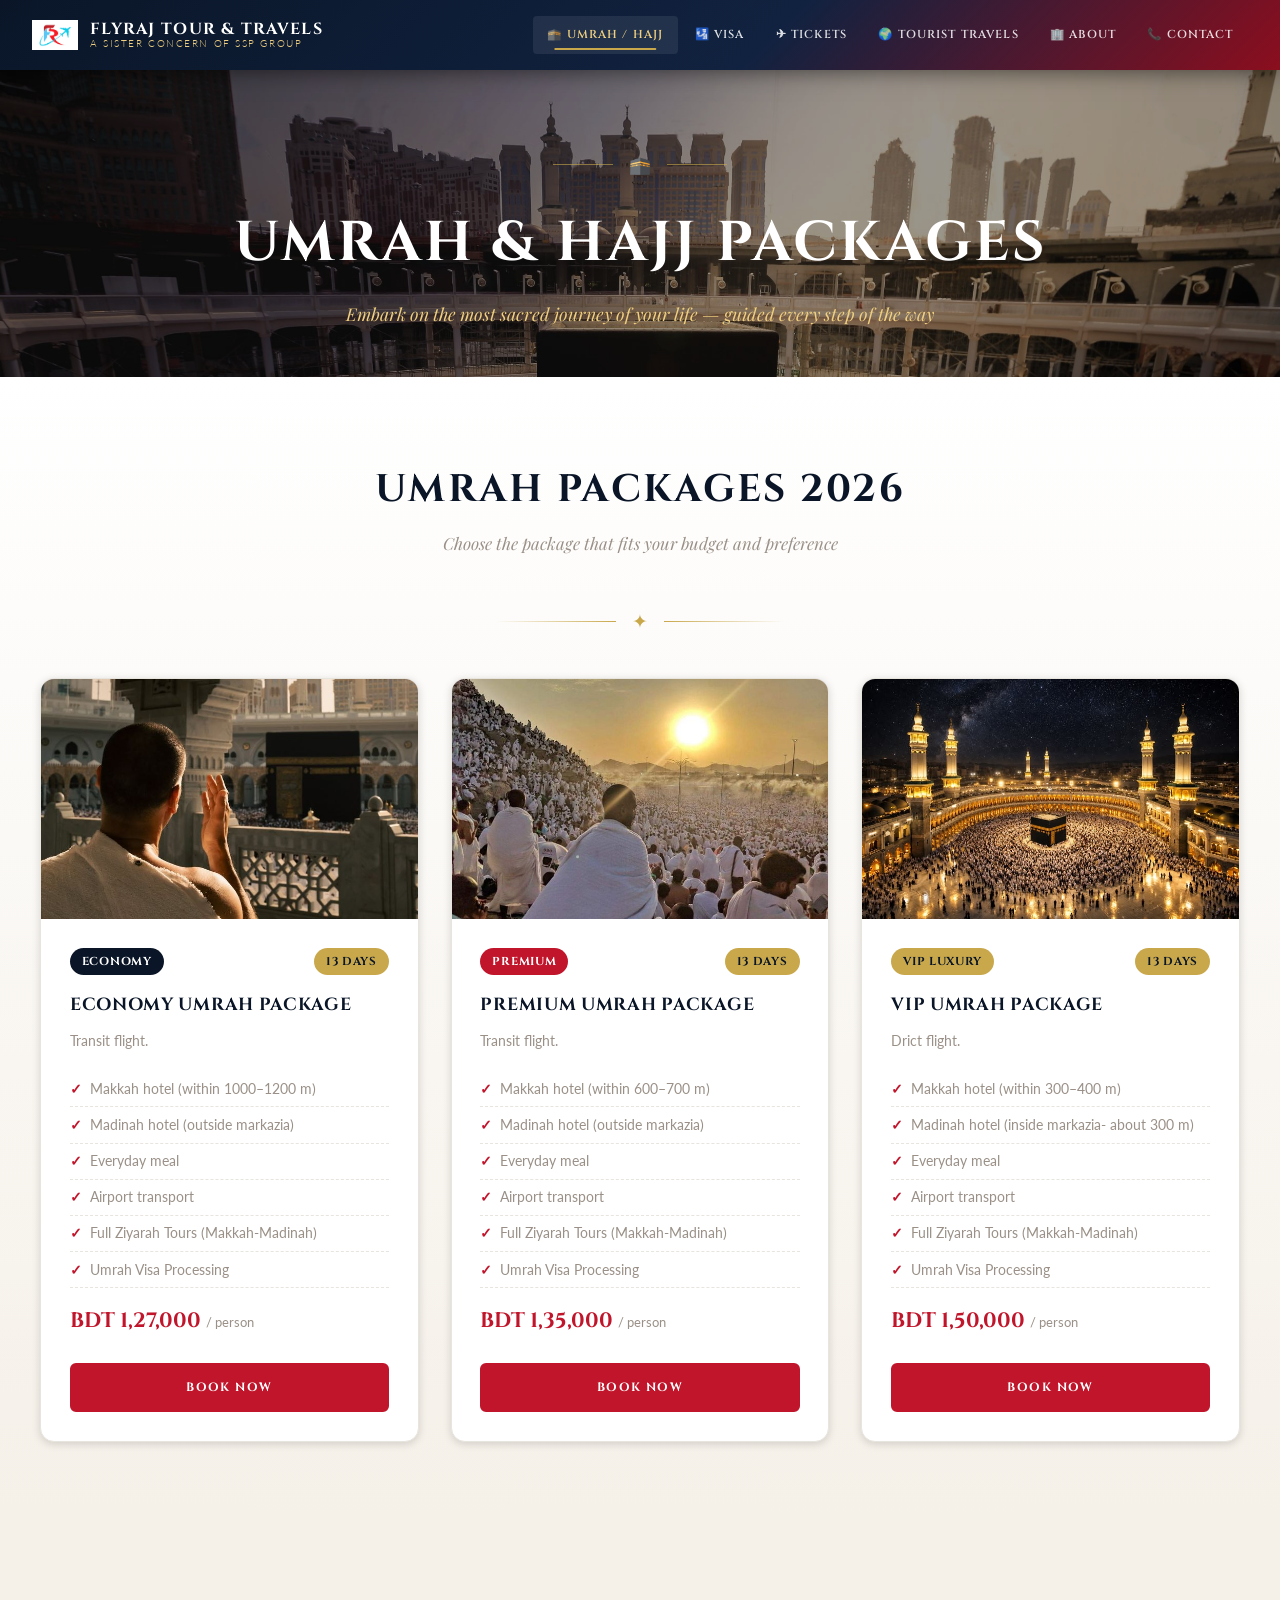
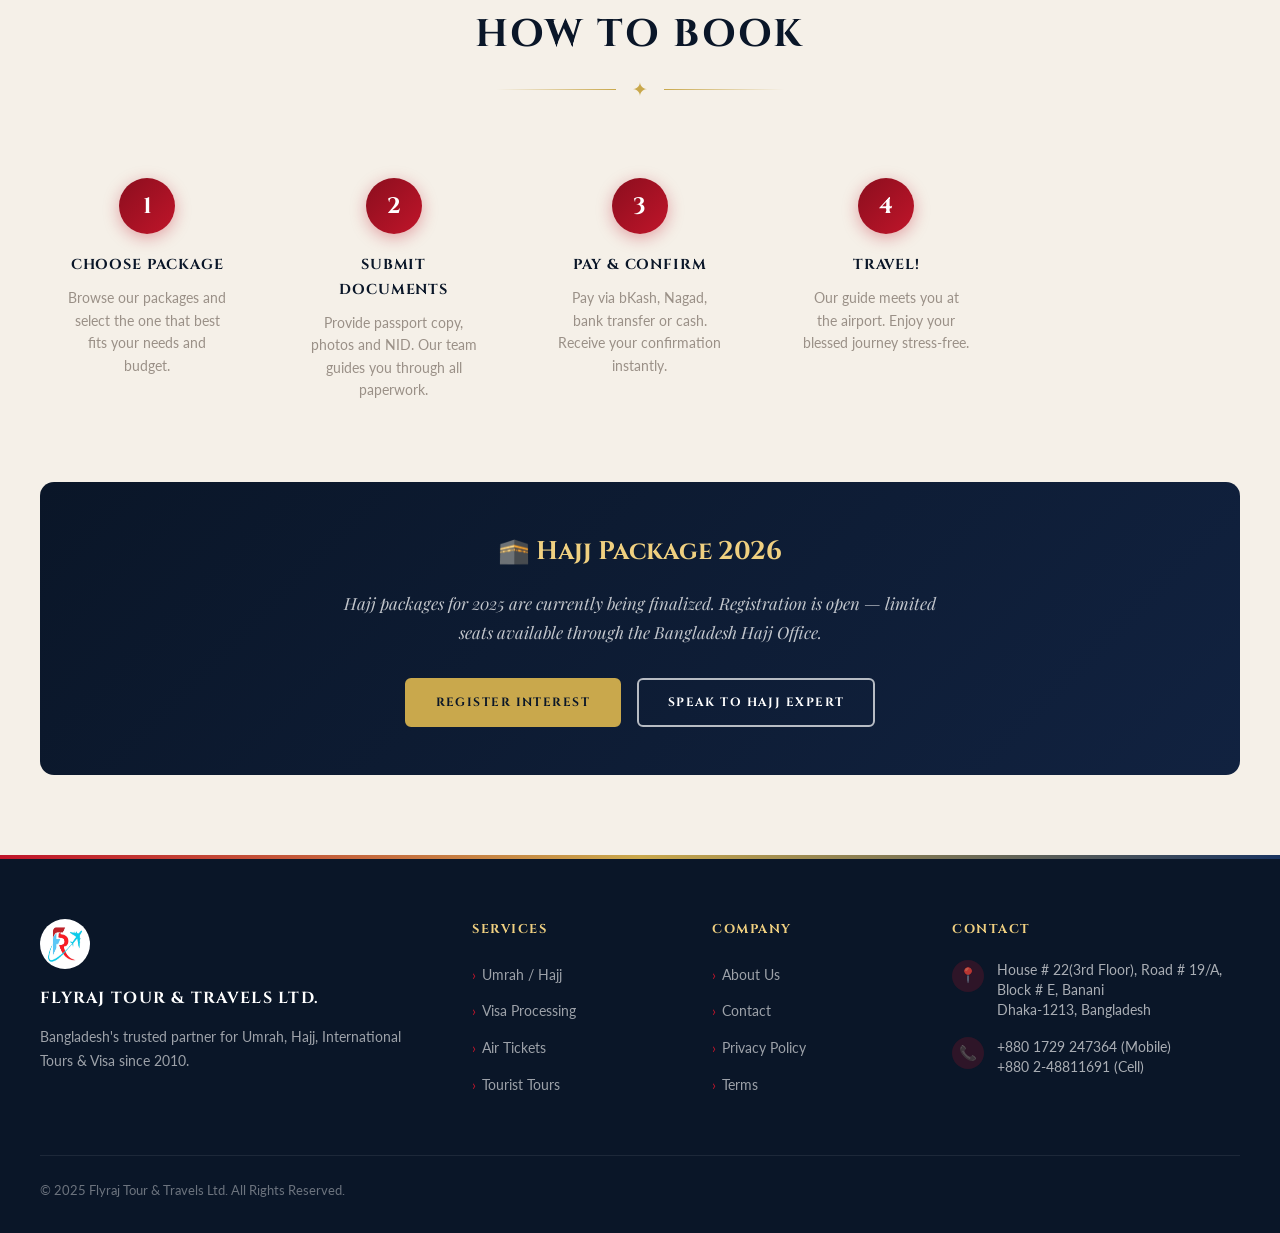
<file: flyraj/umrah-hajj.html>
<!DOCTYPE html>
<html lang="en">
<head>
  <meta charset="UTF-8" />
  <meta name="viewport" content="width=device-width, initial-scale=1.0" />
  <title>Umrah & Hajj Packages — Flyraj Tour & Travels Ltd.</title>
  <link rel="stylesheet" href="style.css" />
  <style>
    .pkg-detail-grid { display: grid; grid-template-columns: repeat(auto-fill, minmax(320px, 1fr)); gap: 2rem; }
    .pkg-detail-card { background: var(--white); border-radius: 14px; overflow: hidden; box-shadow: var(--shadow-sm); border: 1px solid var(--gray-light); transition: var(--transition); }
    .pkg-detail-card:hover { transform: translateY(-6px); box-shadow: var(--shadow-lg); border-color: var(--red); }
    .pkg-detail-img { width: 100%; height: 240px; object-fit: cover; }
    .pkg-detail-body { padding: 1.8rem; }
    .pkg-tier { display: flex; align-items: center; justify-content: space-between; margin-bottom: 1rem; }
    .pkg-includes { margin: 1rem 0; }
    .pkg-includes li { font-size: 0.88rem; color: var(--gray); padding: 0.35rem 0; border-bottom: 1px dashed var(--gray-light); display: flex; align-items: center; gap: 0.5rem; }
    .pkg-includes li::before { content: '✓'; color: var(--red); font-weight: 700; }
    .hajj-notice { background: linear-gradient(135deg, var(--navy), var(--navy-mid)); border-radius: 14px; padding: 3rem; color: var(--white); text-align: center; margin-top: 3rem; }
    .hajj-notice h3 { font-family: var(--font-display); font-size: 1.6rem; color: var(--gold-light); margin-bottom: 1rem; }
    .step-grid { display: grid; grid-template-columns: repeat(auto-fill, minmax(180px, 1fr)); gap: 1.5rem; }
    .page-header { background-image: url('Images/umrah-hajj.jpg'); background-size: cover; background-position: center; background-attachment: fixed; }
    .page-header::before { content: ''; position: absolute; top: 0; left: 0; right: 0; bottom: 0; background: rgba(0, 0, 0, 0.4); }
    .page-header-inner { position: relative; z-index: 1; }
  </style>
</head>
<body>
<header class="topbar">
  <a href="index.html" class="brand">
    <img src="Images/flyraj tours travels ltd logo.jpg.jpeg" alt="Flyraj Logo" class="brand-logo" />
    <div class="brand-text">
      <span class="brand-name">Flyraj Tour & Travels</span>
      <span class="brand-tagline">A sister Concern of SSP Group</span>
    </div>
  </a>
  <nav class="nav" id="mainNav">
    <a href="umrah-hajj.html" class="active">🕋 Umrah / Hajj</a>
    <a href="visa.html">🛂 Visa</a>
    <a href="tickets.html">✈ Tickets</a>
    <a href="tourist-travels.html">🌍 Tourist Travels</a>
    <a href="about.html">🏢 About</a>
    <a href="contact.html">📞 Contact</a>
  </nav>
  <div class="hamburger" id="hamburger"><span></span><span></span><span></span></div>
</header>

<div class="page-header">
  <div class="page-header-inner">
    <div class="divider-gold">🕋</div>
    <h1>Umrah &amp; Hajj Packages</h1>
    <p class="subtitle">Embark on the most sacred journey of your life — guided every step of the way</p>
  </div>
</div>

<section class="section section-alt">
  <div class="container">
    <h2 class="section-title reveal">Umrah Packages 2026</h2>
    <p class="section-subtitle reveal">Choose the package that fits your budget and preference</p>
    <div class="gold-rule reveal"><span>✦</span></div>
    <div class="pkg-detail-grid">
      <div class="pkg-detail-card reveal">
        <img src="Images/Economy.jpg" alt="Economy" class="pkg-detail-img" />
        <div class="pkg-detail-body">
          <div class="pkg-tier">
            <span class="badge badge-navy">Economy</span>
            <span class="badge badge-gold">13 Days</span>
          </div>
          <h3 class="card-title">Economy Umrah Package</h3>
          <p class="card-desc">Transit flight.</p>
          <ul class="pkg-includes">
            <li>Makkah hotel (within 1000–1200 m)</li>
            <li>Madinah hotel (outside markazia)</li>
            <li>Everyday meal</li>
            <li>Airport transport</li>
            <li>Full Ziyarah Tours (Makkah-Madinah)</li>
            <li>Umrah Visa Processing</li>
          </ul>
          <div class="card-price">BDT 1,27,000 <span>/ person</span></div>
          <a href="contact.html" class="btn btn-primary" style="width:100%; margin-top:0.5rem">Book Now</a>
        </div>
      </div>
      <div class="pkg-detail-card reveal">
        <img src="Images/Primium.jpg" alt="Premium" class="pkg-detail-img" />
        <div class="pkg-detail-body">
          <div class="pkg-tier">
            <span class="badge badge-red">Premium</span>
            <span class="badge badge-gold">13 Days</span>
          </div>
          <h3 class="card-title">Premium Umrah Package</h3>
          <p class="card-desc">Transit flight.</p>
          <ul class="pkg-includes">
            <li>Makkah hotel (within 600–700 m)</li>
            <li>Madinah hotel (outside markazia)</li>
            <li>Everyday meal</li>
            <li>Airport transport</li>
            <li>Full Ziyarah Tours (Makkah-Madinah)</li>
            <li>Umrah Visa Processing</li>
          </ul>
          <div class="card-price">BDT 1,35,000 <span>/ person</span></div>
          <a href="contact.html" class="btn btn-primary" style="width:100%; margin-top:0.5rem">Book Now</a>
        </div>
      </div>
      <div class="pkg-detail-card reveal">
        <img src="Images/Luxury.jpg" alt="VIP" class="pkg-detail-img" />
        <div class="pkg-detail-body">
          <div class="pkg-tier">
            <span class="badge badge-gold" style="color:var(--navy)">VIP Luxury</span>
            <span class="badge badge-gold">13 Days</span>
          </div>
          <h3 class="card-title">VIP Umrah Package</h3>
          <p class="card-desc">Drict flight.</p>
          <ul class="pkg-includes">
            <li>Makkah hotel (within 300–400 m)</li>
            <li>Madinah hotel (inside markazia- about 300 m)</li>
            <li>Everyday meal</li>
            <li>Airport transport</li>
            <li>Full Ziyarah Tours (Makkah-Madinah)</li>
            <li>Umrah Visa Processing</li>
          </ul>
          <div class="card-price">BDT 1,50,000 <span>/ person</span></div>
          <a href="contact.html" class="btn btn-primary" style="width:100%; margin-top:0.5rem">Book Now</a>
        </div>
      </div>
    </div>
  </div>
</section>

<section class="section">
  <div class="container">
    <h2 class="section-title reveal">How to Book</h2>
    <div class="gold-rule reveal"><span>✦</span></div>
    <div class="steps reveal">
      <div class="step"><h3>Choose Package</h3><p>Browse our packages and select the one that best fits your needs and budget.</p></div>
      <div class="step"><h3>Submit Documents</h3><p>Provide passport copy, photos and NID. Our team guides you through all paperwork.</p></div>
      <div class="step"><h3>Pay & Confirm</h3><p>Pay via bKash, Nagad, bank transfer or cash. Receive your confirmation instantly.</p></div>
      <div class="step"><h3>Travel!</h3><p>Our guide meets you at the airport. Enjoy your blessed journey stress-free.</p></div>
    </div>

    <div class="hajj-notice reveal">
      <h3>🕋 Hajj Package 2026</h3>
      <p style="color:rgba(255,255,255,0.75); max-width:600px; margin:0 auto 2rem; font-family:var(--font-accent); font-style:italic; font-size:1.05rem;">Hajj packages for 2025 are currently being finalized. Registration is open — limited seats available through the Bangladesh Hajj Office.</p>
      <div style="display:flex; gap:1rem; justify-content:center; flex-wrap:wrap;">
        <a href="contact.html" class="btn btn-gold">Register Interest</a>
        <a href="contact.html" class="btn btn-outline-white">Speak to Hajj Expert</a>
      </div>
    </div>
  </div>
</section>

<footer>
  <div class="footer-grid">
    <div class="footer-brand"><img src="Images/flyraj tours travels ltd logo.jpg.jpeg" alt="Flyraj Logo" class="footer-brand-logo" /><h3>Flyraj Tour & Travels Ltd.</h3><p>Bangladesh's trusted partner for Umrah, Hajj, International Tours &amp; Visa since 2010.</p></div>
    <div class="footer-col"><h4>Services</h4><ul><li><a href="umrah-hajj.html">Umrah / Hajj</a></li><li><a href="visa.html">Visa Processing</a></li><li><a href="tickets.html">Air Tickets</a></li><li><a href="tourist-travels.html">Tourist Tours</a></li></ul></div>
    <div class="footer-col"><h4>Company</h4><ul><li><a href="about.html">About Us</a></li><li><a href="contact.html">Contact</a></li><li><a href="privacy-policy.html">Privacy Policy</a></li><li><a href="terms.html">Terms</a></li></ul></div>
    <div class="footer-col"><h4>Contact</h4><div class="footer-contact-item"><div class="footer-contact-icon">📍</div><p>House # 22(3rd Floor), Road # 19/A, Block # E, Banani<br>Dhaka-1213, Bangladesh</p></div><div class="footer-contact-item"><div class="footer-contact-icon">📞</div><p>+880 1729 247364 (Mobile)<br>+880 2-48811691 (Cell)</p></div></div>
  </div>
  <div class="footer-bottom"><p>© 2025 Flyraj Tour & Travels Ltd. All Rights Reserved.</p></div>
</footer>
<script src="main.js"></script>
</body>
</html>
</file>
<file: flyraj/style.css>
/* ============================================================
   FLYRAJ TOUR & TRAVELS LTD. — Global Stylesheet
   Color Palette: Deep Navy Blue + Crimson Red + Gold Accents
   ============================================================ */

@import url('https://fonts.googleapis.com/css2?family=Cinzel:wght@400;600;700;900&family=Lato:wght@300;400;700&family=Playfair+Display:ital,wght@0,400;0,700;1,400&display=swap');

/* ─── CSS Variables ─── */
:root {
  --navy:      #0a1628;
  --navy-mid:  #112240;
  --navy-light:#1a3460;
  --red:       #c0152a;
  --red-light: #e8192f;
  --red-dark:  #8b0e1e;
  --gold:      #c9a84c;
  --gold-light:#f0d080;
  --white:     #ffffff;
  --off-white: #f5f0e8;
  --gray-light:#e8e4de;
  --gray:      #9a9087;
  --text-dark: #1a1208;

  --font-display: 'Cinzel', serif;
  --font-body:    'Lato', sans-serif;
  --font-accent:  'Playfair Display', serif;

  --shadow-sm: 0 2px 8px rgba(0,0,0,0.15);
  --shadow-md: 0 6px 24px rgba(0,0,0,0.25);
  --shadow-lg: 0 16px 48px rgba(0,0,0,0.35);
  --transition: 0.35s cubic-bezier(0.4,0,0.2,1);
}

/* ─── Reset & Base ─── */
*, *::before, *::after { box-sizing: border-box; margin: 0; padding: 0; }

html { scroll-behavior: smooth; font-size: 16px; }

body {
  font-family: var(--font-body);
  background: var(--off-white);
  color: var(--text-dark);
  line-height: 1.7;
  overflow-x: hidden;
}

a { text-decoration: none; color: inherit; }
img { max-width: 100%; display: block; }
ul { list-style: none; }

/* ─── Scrollbar ─── */
::-webkit-scrollbar { width: 6px; }
::-webkit-scrollbar-track { background: var(--navy); }
::-webkit-scrollbar-thumb { background: var(--red); border-radius: 3px; }

/* ============================================================
   TOPBAR / NAVIGATION
   ============================================================ */
.topbar {
  background: linear-gradient(135deg, var(--navy) 0%, var(--navy-mid) 60%, var(--red-dark) 100%);
  padding: 0 2rem;
  position: sticky;
  top: 0;
  z-index: 1000;
  box-shadow: 0 2px 20px rgba(0,0,0,0.5);
  display: flex;
  align-items: center;
  justify-content: space-between;
  gap: 1rem;
  min-height: 70px;
}

/* Brand */
.brand {
  display: flex;
  align-items: center;
  gap: 0.75rem;
  flex-shrink: 0;
}

.brand-logo {
  width: 46px;
  height: 46px;
  object-fit: contain;
  flex-shrink: 0;
  border-radius: 4px;
}

.brand-text {
  display: flex;
  flex-direction: column;
  line-height: 1.15;
}

.brand-name {
  font-family: var(--font-display);
  font-size: 1rem;
  font-weight: 700;
  color: var(--white);
  letter-spacing: 0.08em;
  text-transform: uppercase;
}

.brand-tagline {
  font-size: 0.65rem;
  color: var(--gold-light);
  letter-spacing: 0.15em;
  text-transform: uppercase;
  font-weight: 300;
}

/* Nav Links */
.nav {
  display: flex;
  align-items: center;
  gap: 0.15rem;
  flex-wrap: wrap;
}

.nav a {
  font-family: var(--font-display);
  font-size: 0.72rem;
  font-weight: 600;
  letter-spacing: 0.1em;
  text-transform: uppercase;
  color: rgba(255,255,255,0.85);
  padding: 0.6rem 0.9rem;
  border-radius: 4px;
  position: relative;
  transition: var(--transition);
  white-space: nowrap;
}

.nav a::after {
  content: '';
  position: absolute;
  bottom: 4px;
  left: 50%;
  transform: translateX(-50%) scaleX(0);
  width: 70%;
  height: 2px;
  background: var(--gold);
  transition: transform 0.3s ease;
  border-radius: 2px;
}

.nav a:hover,
.nav a.active {
  color: var(--white);
  background: rgba(255,255,255,0.08);
}

.nav a:hover::after,
.nav a.active::after {
  transform: translateX(-50%) scaleX(1);
}

.nav a.active {
  color: var(--gold-light);
}

/* Hamburger */
.hamburger {
  display: none;
  flex-direction: column;
  gap: 5px;
  cursor: pointer;
  padding: 6px;
}
.hamburger span {
  display: block;
  width: 24px;
  height: 2px;
  background: var(--white);
  border-radius: 2px;
  transition: var(--transition);
}

/* Mobile Nav */
@media (max-width: 860px) {
  .hamburger { display: flex; }
  .nav {
    display: none;
    position: absolute;
    top: 70px;
    left: 0;
    right: 0;
    background: var(--navy);
    flex-direction: column;
    align-items: flex-start;
    padding: 1rem 2rem;
    gap: 0;
    border-top: 2px solid var(--red);
    box-shadow: var(--shadow-lg);
  }
  .nav.open { display: flex; }
  .nav a { padding: 0.8rem 0; width: 100%; border-bottom: 1px solid rgba(255,255,255,0.07); }
  .nav a::after { display: none; }
}

/* ============================================================
   PAGE HEADER (inner pages)
   ============================================================ */
.page-header {
  background: linear-gradient(135deg, var(--navy) 0%, var(--navy-mid) 50%, var(--red-dark) 100%);
  padding: 4rem 2rem 3rem;
  text-align: center;
  position: relative;
  overflow: hidden;
}

.page-header::before {
  content: '';
  position: absolute;
  inset: 0;
  background: url("data:image/svg+xml,%3Csvg width='60' height='60' viewBox='0 0 60 60' xmlns='http://www.w3.org/2000/svg'%3E%3Cg fill='none' fill-rule='evenodd'%3E%3Cg fill='%23ffffff' fill-opacity='0.03'%3E%3Cpath d='M36 34v-4h-2v4h-4v2h4v4h2v-4h4v-2h-4zm0-30V0h-2v4h-4v2h4v4h2V6h4V4h-4zM6 34v-4H4v4H0v2h4v4h2v-4h4v-2H6zM6 4V0H4v4H0v2h4v4h2V6h4V4H6z'/%3E%3C/g%3E%3C/g%3E%3C/svg%3E");
}

.page-header-inner {
  position: relative;
  z-index: 1;
}

.page-header h1 {
  font-family: var(--font-display);
  font-size: clamp(2rem, 5vw, 3.5rem);
  font-weight: 700;
  color: var(--white);
  letter-spacing: 0.05em;
  text-transform: uppercase;
  margin-bottom: 0.5rem;
}

.page-header .subtitle {
  font-family: var(--font-accent);
  font-style: italic;
  color: var(--gold-light);
  font-size: 1.1rem;
}

.divider-gold {
  display: inline-flex;
  align-items: center;
  gap: 1rem;
  margin: 1rem auto;
  color: var(--gold);
  font-size: 1.1rem;
}
.divider-gold::before,
.divider-gold::after {
  content: '';
  display: block;
  width: 60px;
  height: 1px;
  background: var(--gold);
  opacity: 0.6;
}

/* ============================================================
   SECTION WRAPPERS
   ============================================================ */
.section {
  padding: 5rem 2rem;
}

.section-alt {
  background: linear-gradient(180deg, var(--white) 0%, var(--off-white) 100%);
}

.container {
  max-width: 1200px;
  margin: 0 auto;
}

.section-title {
  font-family: var(--font-display);
  font-size: clamp(1.6rem, 3vw, 2.4rem);
  font-weight: 700;
  color: var(--navy);
  text-transform: uppercase;
  letter-spacing: 0.06em;
  text-align: center;
  margin-bottom: 0.4rem;
}

.section-subtitle {
  font-family: var(--font-accent);
  font-style: italic;
  color: var(--gray);
  font-size: 1.05rem;
  text-align: center;
  margin-bottom: 3rem;
}

/* ─── Gold Rule Divider ─── */
.gold-rule {
  display: flex;
  align-items: center;
  gap: 1rem;
  justify-content: center;
  margin-bottom: 2.5rem;
}
.gold-rule::before,
.gold-rule::after {
  content: '';
  flex: 1;
  max-width: 120px;
  height: 1px;
  background: linear-gradient(90deg, transparent, var(--gold));
}
.gold-rule::after {
  background: linear-gradient(90deg, var(--gold), transparent);
}
.gold-rule span {
  color: var(--gold);
  font-size: 1.2rem;
}

/* ============================================================
   CARDS
   ============================================================ */
.card-grid {
  display: grid;
  grid-template-columns: repeat(auto-fill, minmax(300px, 1fr));
  gap: 2rem;
}

.card {
  background: var(--white);
  border-radius: 12px;
  overflow: hidden;
  box-shadow: var(--shadow-sm);
  transition: var(--transition);
  border: 1px solid var(--gray-light);
  display: flex;
  flex-direction: column;
}

.card:hover {
  transform: translateY(-6px);
  box-shadow: var(--shadow-lg);
  border-color: var(--red);
}

.card-img {
  width: 100%;
  height: 220px;
  object-fit: cover;
  transition: transform 0.5s ease;
}

.card:hover .card-img {
  transform: scale(1.05);
}

.card-img-wrap {
  overflow: hidden;
  position: relative;
}

.card-badge {
  position: absolute;
  top: 1rem;
  right: 1rem;
  background: var(--red);
  color: var(--white);
  font-family: var(--font-display);
  font-size: 0.65rem;
  font-weight: 600;
  letter-spacing: 0.1em;
  text-transform: uppercase;
  padding: 0.3rem 0.7rem;
  border-radius: 4px;
}

.card-body {
  padding: 1.5rem;
  flex: 1;
  display: flex;
  flex-direction: column;
}

.card-title {
  font-family: var(--font-display);
  font-size: 1.1rem;
  font-weight: 700;
  color: var(--navy);
  text-transform: uppercase;
  letter-spacing: 0.04em;
  margin-bottom: 0.5rem;
}

.card-desc {
  font-size: 0.9rem;
  color: var(--gray);
  line-height: 1.6;
  flex: 1;
  margin-bottom: 1.2rem;
}

.card-price {
  font-family: var(--font-display);
  font-size: 1.3rem;
  font-weight: 700;
  color: var(--red);
  margin-bottom: 1rem;
}

.card-price span {
  font-family: var(--font-body);
  font-size: 0.8rem;
  color: var(--gray);
  font-weight: 400;
}

/* ============================================================
   TRAVEL HISTORY
   ============================================================ */
.travel-history-showcase {
  display: flex;
  gap: 3rem;
  align-items: stretch;
  margin-top: 2rem;
}

.travel-description-panel {
  flex: 1;
  background: var(--white);
  padding: 2rem;
  border-radius: 12px;
  border: 1px solid var(--gray-light);
  box-shadow: var(--shadow-sm);
  display: flex;
  flex-direction: column;
  justify-content: center;
}

.travel-title {
  font-family: var(--font-display);
  font-size: 1.8rem;
  font-weight: 700;
  color: var(--navy);
  text-transform: uppercase;
  letter-spacing: 0.04em;
  margin-bottom: 0.5rem;
}

.travel-subtitle {
  font-family: var(--font-accent);
  font-size: 1rem;
  color: var(--gold);
  font-weight: 600;
  margin-bottom: 1.5rem;
}

.travel-main-description {
  font-size: 0.95rem;
  color: var(--gray);
  line-height: 1.8;
  margin-bottom: 1.5rem;
}

.travel-highlights {
  background: var(--off-white);
  padding: 1.5rem;
  border-radius: 8px;
  border-left: 4px solid var(--gold);
}

.travel-highlights h4 {
  font-family: var(--font-display);
  font-size: 0.9rem;
  color: var(--navy);
  text-transform: uppercase;
  letter-spacing: 0.04em;
  margin-bottom: 1rem;
  font-weight: 700;
}

.travel-highlights ul {
  list-style: none;
}

.travel-highlights li {
  font-size: 0.9rem;
  color: var(--text-dark);
  margin-bottom: 0.6rem;
  line-height: 1.6;
}

.travel-carousel-panel {
  flex: 1;
  display: flex;
  flex-direction: column;
}

.carousel-container {
  position: relative;
  border-radius: 12px;
  overflow: hidden;
  background: var(--off-white);
  box-shadow: var(--shadow-md);
  flex: 1;
  display: flex;
  align-items: center;
  justify-content: center;
  min-height: 400px;
}

.carousel-slide-wrapper {
  position: relative;
  width: 100%;
  height: 100%;
  display: flex;
  transition: transform 0.5s ease-in-out;
}

.carousel-img {
  min-width: 100%;
  width: 100%;
  height: 100%;
  object-fit: cover;
  display: block;
}

.carousel-btn {
  position: absolute;
  top: 50%;
  transform: translateY(-50%);
  background: rgba(201, 168, 76, 0.85);
  color: var(--white);
  border: none;
  width: 50px;
  height: 50px;
  border-radius: 50%;
  font-size: 1.5rem;
  cursor: pointer;
  z-index: 10;
  display: flex;
  align-items: center;
  justify-content: center;
  transition: var(--transition);
  font-weight: bold;
}

.carousel-btn:hover {
  background: rgba(201, 168, 76, 1);
  transform: translateY(-50%) scale(1.1);
}

.carousel-prev {
  left: 1rem;
}

.carousel-next {
  right: 1rem;
}

.carousel-indicators {
  display: flex;
  justify-content: center;
  gap: 0.6rem;
  margin-top: 1.5rem;
  flex-wrap: wrap;
}

.indicator {
  width: 10px;
  height: 10px;
  border-radius: 50%;
  background: var(--gray-light);
  cursor: pointer;
  transition: var(--transition);
  border: 2px solid transparent;
}

.indicator:hover {
  background: var(--gold-light);
}

.indicator.active {
  background: var(--gold);
  width: 28px;
  border-radius: 5px;
}

.carousel-counter {
  text-align: center;
  font-family: var(--font-display);
  font-size: 0.85rem;
  color: var(--gray);
  margin-top: 0.8rem;
  letter-spacing: 0.05em;
}

.current-slide {
  color: var(--red);
  font-weight: 700;
}

/* Responsive Travel History */
@media (max-width: 768px) {
  .travel-history-showcase {
    flex-direction: column;
    gap: 2rem;
  }

  .carousel-container {
    min-height: 300px;
  }

  .carousel-btn {
    width: 40px;
    height: 40px;
    font-size: 1.2rem;
  }

  .travel-title {
    font-size: 1.4rem;
  }

  .travel-main-description {
    font-size: 0.9rem;
  }
}

/* ============================================================
   BUTTONS
   ============================================================ */
.btn {
  display: inline-flex;
  align-items: center;
  justify-content: center;
  gap: 0.5rem;
  font-family: var(--font-display);
  font-size: 0.75rem;
  font-weight: 700;
  letter-spacing: 0.12em;
  text-transform: uppercase;
  padding: 0.75rem 1.8rem;
  border-radius: 6px;
  cursor: pointer;
  border: 2px solid transparent;
  transition: var(--transition);
}

.btn-primary {
  background: var(--red);
  color: var(--white);
  border-color: var(--red);
}

.btn-primary:hover {
  background: var(--red-dark);
  border-color: var(--red-dark);
  transform: translateY(-2px);
  box-shadow: 0 6px 20px rgba(192,21,42,0.35);
}

.btn-secondary {
  background: transparent;
  color: var(--navy);
  border-color: var(--navy);
}

.btn-secondary:hover {
  background: var(--navy);
  color: var(--white);
  transform: translateY(-2px);
}

.btn-gold {
  background: var(--gold);
  color: var(--navy);
  border-color: var(--gold);
}

.btn-gold:hover {
  background: var(--gold-light);
  border-color: var(--gold-light);
  transform: translateY(-2px);
  box-shadow: 0 6px 20px rgba(201,168,76,0.4);
}

.btn-outline-white {
  background: transparent;
  color: var(--white);
  border-color: rgba(255,255,255,0.7);
}

.btn-outline-white:hover {
  background: rgba(255,255,255,0.12);
  border-color: var(--white);
}

/* ============================================================
   FEATURES / ICON BOXES
   ============================================================ */
.features-grid {
  display: grid;
  grid-template-columns: repeat(auto-fill, minmax(230px, 1fr));
  gap: 2rem;
  margin-top: 2rem;
}

.feature-box {
  text-align: center;
  padding: 2.5rem 1.5rem;
  background: var(--white);
  border-radius: 12px;
  border: 1px solid var(--gray-light);
  transition: var(--transition);
  position: relative;
  overflow: hidden;
}

.feature-box::before {
  content: '';
  position: absolute;
  bottom: 0;
  left: 0;
  right: 0;
  height: 3px;
  background: linear-gradient(90deg, var(--red), var(--navy));
  transform: scaleX(0);
  transition: transform 0.3s ease;
}

.feature-box:hover {
  box-shadow: var(--shadow-md);
  transform: translateY(-4px);
}

.feature-box:hover::before {
  transform: scaleX(1);
}

.feature-icon {
  width: 60px;
  height: 60px;
  background: linear-gradient(135deg, var(--navy), var(--navy-light));
  border-radius: 50%;
  display: flex;
  align-items: center;
  justify-content: center;
  margin: 0 auto 1.2rem;
  font-size: 1.5rem;
  transition: var(--transition);
}

.feature-box:hover .feature-icon {
  background: linear-gradient(135deg, var(--red-dark), var(--red));
  transform: rotate(10deg) scale(1.1);
}

.feature-box h3 {
  font-family: var(--font-display);
  font-size: 0.9rem;
  font-weight: 700;
  text-transform: uppercase;
  letter-spacing: 0.06em;
  color: var(--navy);
  margin-bottom: 0.7rem;
}

.feature-box p {
  font-size: 0.88rem;
  color: var(--gray);
  line-height: 1.6;
}

/* ============================================================
   INFO TABLE
   ============================================================ */
.info-table {
  width: 100%;
  border-collapse: collapse;
  background: var(--white);
  border-radius: 12px;
  overflow: hidden;
  box-shadow: var(--shadow-sm);
}

.info-table th {
  background: linear-gradient(135deg, var(--navy), var(--navy-light));
  color: var(--gold-light);
  font-family: var(--font-display);
  font-size: 0.78rem;
  letter-spacing: 0.1em;
  text-transform: uppercase;
  padding: 1rem 1.5rem;
  text-align: left;
}

.info-table td {
  padding: 1rem 1.5rem;
  border-bottom: 1px solid var(--gray-light);
  font-size: 0.9rem;
  color: var(--text-dark);
  vertical-align: middle;
}

.info-table tr:last-child td { border-bottom: none; }

.info-table tr:nth-child(even) td {
  background: rgba(10, 22, 40, 0.02);
}

.info-table tr:hover td {
  background: rgba(192, 21, 42, 0.04);
}

/* ============================================================
   CONTACT FORM
   ============================================================ */
.form-group {
  margin-bottom: 1.5rem;
}

.form-group label {
  display: block;
  font-family: var(--font-display);
  font-size: 0.72rem;
  font-weight: 600;
  letter-spacing: 0.1em;
  text-transform: uppercase;
  color: var(--navy);
  margin-bottom: 0.5rem;
}

.form-group input,
.form-group select,
.form-group textarea {
  width: 100%;
  padding: 0.85rem 1.2rem;
  font-family: var(--font-body);
  font-size: 0.95rem;
  color: var(--text-dark);
  background: var(--white);
  border: 1.5px solid var(--gray-light);
  border-radius: 8px;
  transition: border-color 0.25s ease, box-shadow 0.25s ease;
  outline: none;
  appearance: none;
}

.form-group input:focus,
.form-group select:focus,
.form-group textarea:focus {
  border-color: var(--red);
  box-shadow: 0 0 0 3px rgba(192,21,42,0.1);
}

.form-group textarea {
  resize: vertical;
  min-height: 130px;
}

.form-row {
  display: grid;
  grid-template-columns: 1fr 1fr;
  gap: 1.5rem;
}

@media (max-width: 600px) {
  .form-row { grid-template-columns: 1fr; }
}

/* ============================================================
   FOOTER
   ============================================================ */
footer {
  background: var(--navy);
  color: rgba(255,255,255,0.7);
  padding: 4rem 2rem 2rem;
  position: relative;
  overflow: hidden;
}

footer::before {
  content: '';
  position: absolute;
  top: 0; left: 0; right: 0;
  height: 4px;
  background: linear-gradient(90deg, var(--red), var(--gold), var(--navy-light));
}

.footer-grid {
  max-width: 1200px;
  margin: 0 auto;
  display: grid;
  grid-template-columns: 2fr 1fr 1fr 1.5fr;
  gap: 3rem;
  margin-bottom: 3rem;
}

@media (max-width: 900px) {
  .footer-grid { grid-template-columns: 1fr 1fr; }
}
@media (max-width: 560px) {
  .footer-grid { grid-template-columns: 1fr; gap: 2rem; }
}

.footer-brand-logo {
  width: 50px;
  height: 50px;
  background: linear-gradient(135deg, var(--red), var(--gold));
  border-radius: 50%;
  display: flex;
  align-items: center;
  justify-content: center;
  font-family: var(--font-display);
  font-size: 1.3rem;
  font-weight: 900;
  color: var(--white);
  margin-bottom: 1rem;
}

.footer-brand h3 {
  font-family: var(--font-display);
  font-size: 1rem;
  font-weight: 700;
  color: var(--white);
  letter-spacing: 0.08em;
  text-transform: uppercase;
  margin-bottom: 0.4rem;
}

.footer-brand p {
  font-size: 0.88rem;
  line-height: 1.7;
  color: rgba(255,255,255,0.6);
  margin-top: 0.8rem;
}

.footer-col h4 {
  font-family: var(--font-display);
  font-size: 0.8rem;
  font-weight: 700;
  letter-spacing: 0.12em;
  text-transform: uppercase;
  color: var(--gold-light);
  margin-bottom: 1.2rem;
}

.footer-col ul li {
  margin-bottom: 0.6rem;
}

.footer-col ul li a {
  font-size: 0.88rem;
  color: rgba(255,255,255,0.6);
  transition: color 0.2s ease;
  display: inline-flex;
  align-items: center;
  gap: 0.4rem;
}

.footer-col ul li a:hover {
  color: var(--gold-light);
}

.footer-col ul li a::before {
  content: '›';
  color: var(--red);
}

.footer-contact-item {
  display: flex;
  gap: 0.8rem;
  margin-bottom: 1rem;
  align-items: flex-start;
}

.footer-contact-icon {
  width: 32px;
  height: 32px;
  background: rgba(192,21,42,0.2);
  border-radius: 50%;
  display: flex;
  align-items: center;
  justify-content: center;
  font-size: 0.9rem;
  flex-shrink: 0;
}

.footer-contact-item p {
  font-size: 0.85rem;
  color: rgba(255,255,255,0.65);
  line-height: 1.5;
}

.footer-bottom {
  max-width: 1200px;
  margin: 0 auto;
  border-top: 1px solid rgba(255,255,255,0.08);
  padding-top: 1.5rem;
  display: flex;
  justify-content: space-between;
  align-items: center;
  flex-wrap: wrap;
  gap: 1rem;
}

.footer-bottom p {
  font-size: 0.8rem;
  color: rgba(255,255,255,0.4);
}

.footer-bottom-links {
  display: flex;
  gap: 1.5rem;
}

.footer-bottom-links a {
  font-size: 0.8rem;
  color: rgba(255,255,255,0.4);
  transition: color 0.2s;
}

.footer-bottom-links a:hover { color: var(--gold-light); }

/* ============================================================
   ALERT / NOTICE BOXES
   ============================================================ */
.alert {
  padding: 1.2rem 1.5rem;
  border-radius: 8px;
  margin-bottom: 1.5rem;
  display: flex;
  gap: 1rem;
  align-items: flex-start;
  font-size: 0.9rem;
}

.alert-info {
  background: rgba(10, 22, 40, 0.06);
  border-left: 4px solid var(--navy);
  color: var(--navy);
}

.alert-warning {
  background: rgba(201,168,76,0.1);
  border-left: 4px solid var(--gold);
  color: var(--text-dark);
}

.alert-danger {
  background: rgba(192,21,42,0.07);
  border-left: 4px solid var(--red);
  color: var(--red-dark);
}

/* ============================================================
   BADGES & TAGS
   ============================================================ */
.badge {
  display: inline-block;
  padding: 0.25rem 0.75rem;
  border-radius: 50px;
  font-size: 0.72rem;
  font-weight: 700;
  letter-spacing: 0.06em;
  text-transform: uppercase;
  font-family: var(--font-display);
}

.badge-red   { background: var(--red);   color: var(--white); }
.badge-navy  { background: var(--navy);  color: var(--white); }
.badge-gold  { background: var(--gold);  color: var(--navy);  }

/* ============================================================
   TWO-COL LAYOUT
   ============================================================ */
.two-col {
  display: grid;
  grid-template-columns: 1fr 1fr;
  gap: 4rem;
  align-items: center;
}

.two-col.reverse { direction: rtl; }
.two-col.reverse > * { direction: ltr; }

@media (max-width: 768px) {
  .two-col { grid-template-columns: 1fr; gap: 2rem; }
  .two-col.reverse { direction: ltr; }
}

/* ============================================================
   QUOTE / TESTIMONIAL
   ============================================================ */
.testimonial {
  background: linear-gradient(135deg, var(--navy) 0%, var(--navy-mid) 100%);
  border-radius: 12px;
  padding: 2.5rem;
  color: var(--white);
  position: relative;
  overflow: hidden;
}

.testimonial::before {
  content: '"';
  position: absolute;
  top: -1rem;
  left: 1rem;
  font-family: var(--font-accent);
  font-size: 8rem;
  color: rgba(255,255,255,0.06);
  line-height: 1;
}

.testimonial p {
  font-family: var(--font-accent);
  font-style: italic;
  font-size: 1.05rem;
  line-height: 1.7;
  color: rgba(255,255,255,0.85);
  margin-bottom: 1.5rem;
  position: relative;
  z-index: 1;
}

.testimonial-author {
  display: flex;
  align-items: center;
  gap: 1rem;
}

.testimonial-avatar {
  width: 48px;
  height: 48px;
  background: linear-gradient(135deg, var(--red), var(--gold));
  border-radius: 50%;
  display: flex;
  align-items: center;
  justify-content: center;
  font-weight: 700;
  font-size: 1.1rem;
  color: var(--white);
  flex-shrink: 0;
}

.testimonial-name {
  font-family: var(--font-display);
  font-size: 0.85rem;
  font-weight: 700;
  letter-spacing: 0.06em;
  text-transform: uppercase;
  color: var(--gold-light);
}

.testimonial-info {
  font-size: 0.78rem;
  color: rgba(255,255,255,0.5);
  margin-top: 0.2rem;
}

/* ============================================================
   PROCESS STEPS
   ============================================================ */
.steps {
  display: grid;
  grid-template-columns: repeat(auto-fill, minmax(200px, 1fr));
  gap: 2rem;
  counter-reset: step;
}

.step {
  text-align: center;
  padding: 2rem 1.5rem;
  position: relative;
}

.step::before {
  counter-increment: step;
  content: counter(step);
  display: block;
  width: 56px;
  height: 56px;
  background: linear-gradient(135deg, var(--red-dark), var(--red));
  color: var(--white);
  font-family: var(--font-display);
  font-size: 1.4rem;
  font-weight: 700;
  border-radius: 50%;
  line-height: 56px;
  margin: 0 auto 1.2rem;
  box-shadow: 0 4px 16px rgba(192,21,42,0.35);
}

.step h3 {
  font-family: var(--font-display);
  font-size: 0.9rem;
  font-weight: 700;
  text-transform: uppercase;
  letter-spacing: 0.06em;
  color: var(--navy);
  margin-bottom: 0.6rem;
}

.step p {
  font-size: 0.88rem;
  color: var(--gray);
  line-height: 1.6;
}

/* ============================================================
   SCROLL REVEAL ANIMATION
   ============================================================ */
.reveal {
  opacity: 0;
  transform: translateY(30px);
  transition: opacity 0.7s ease, transform 0.7s ease;
}

.reveal.visible {
  opacity: 1;
  transform: translateY(0);
}

/* ============================================================
   UTILITY
   ============================================================ */
.text-center  { text-align: center; }
.text-red     { color: var(--red); }
.text-navy    { color: var(--navy); }
.text-gold    { color: var(--gold); }
.text-white   { color: var(--white); }
.mt-1 { margin-top: 0.5rem; }
.mt-2 { margin-top: 1rem; }
.mt-3 { margin-top: 1.5rem; }
.mt-4 { margin-top: 2rem; }
.mb-1 { margin-bottom: 0.5rem; }
.mb-2 { margin-bottom: 1rem; }
.mb-3 { margin-bottom: 1.5rem; }
.mb-4 { margin-bottom: 2rem; }
.bg-navy-section {
  background: linear-gradient(135deg, var(--navy) 0%, var(--navy-mid) 100%);
  color: var(--white);
}
</file>
